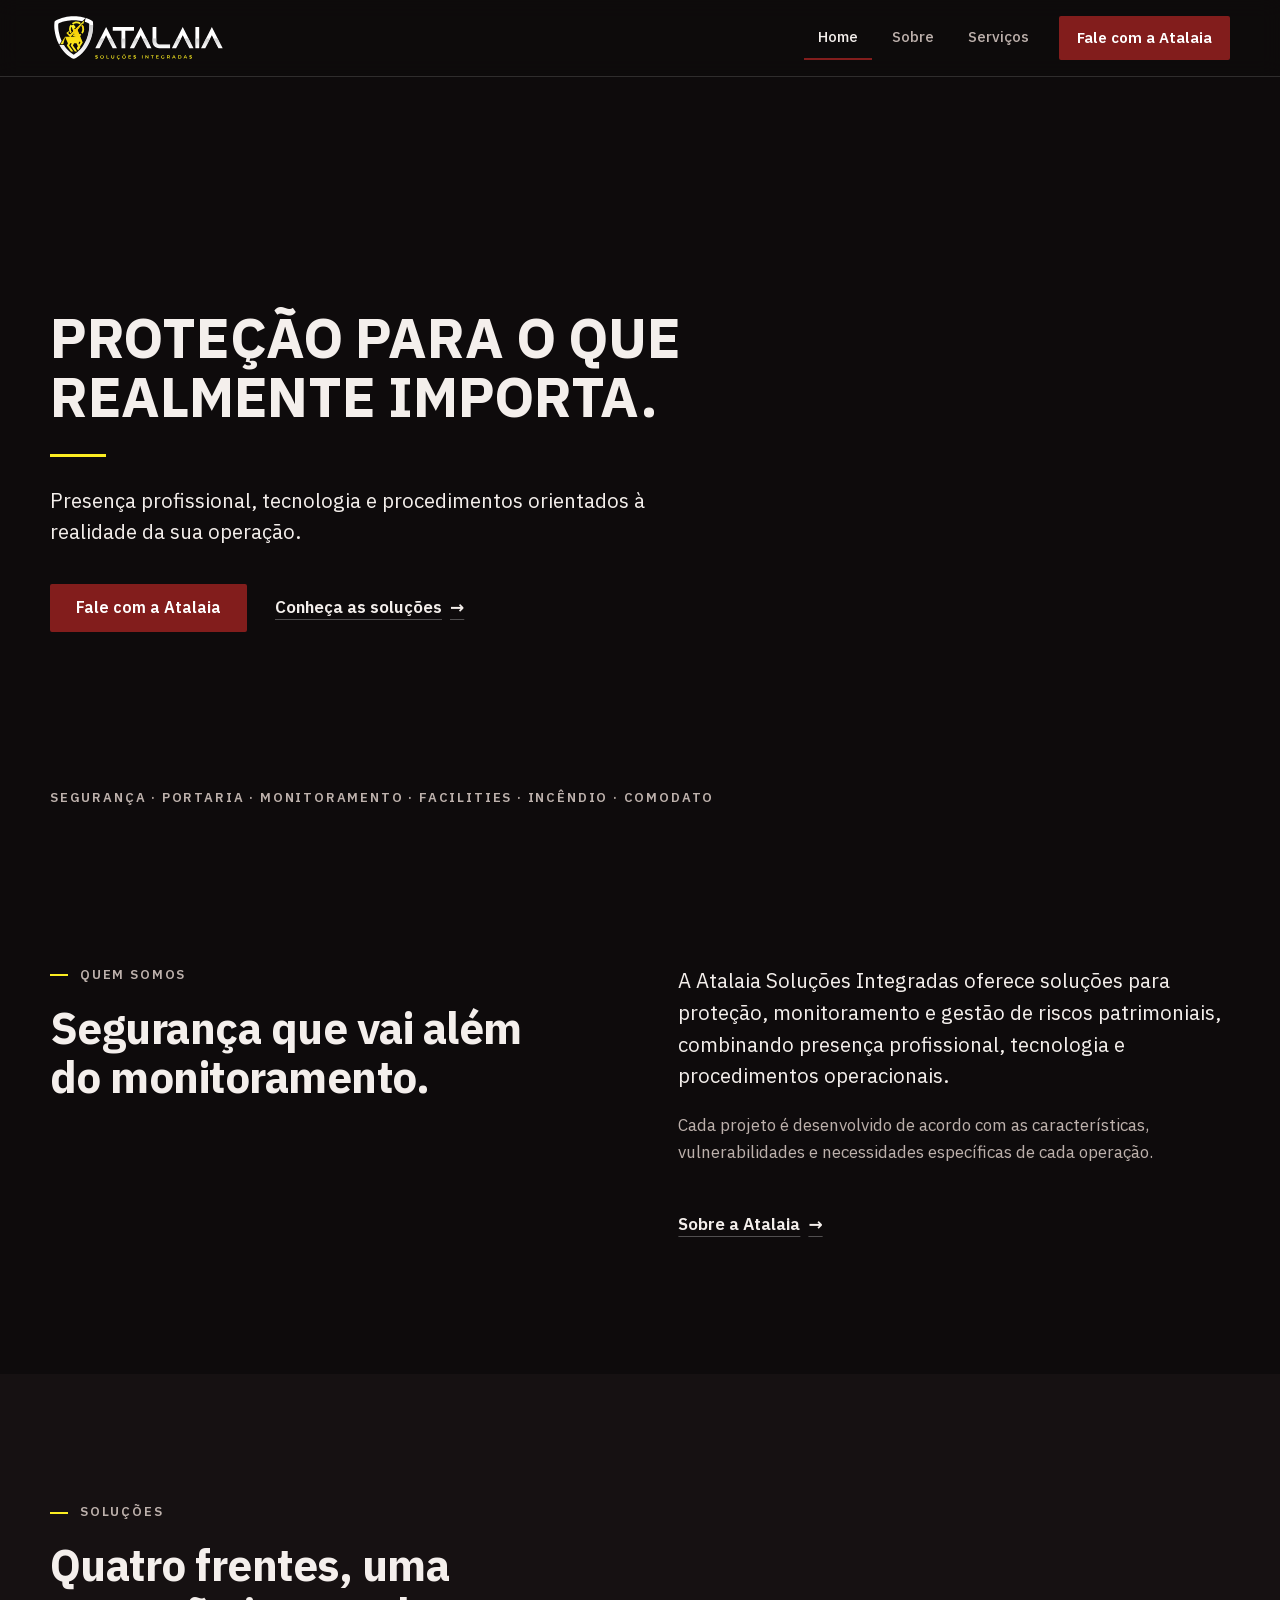
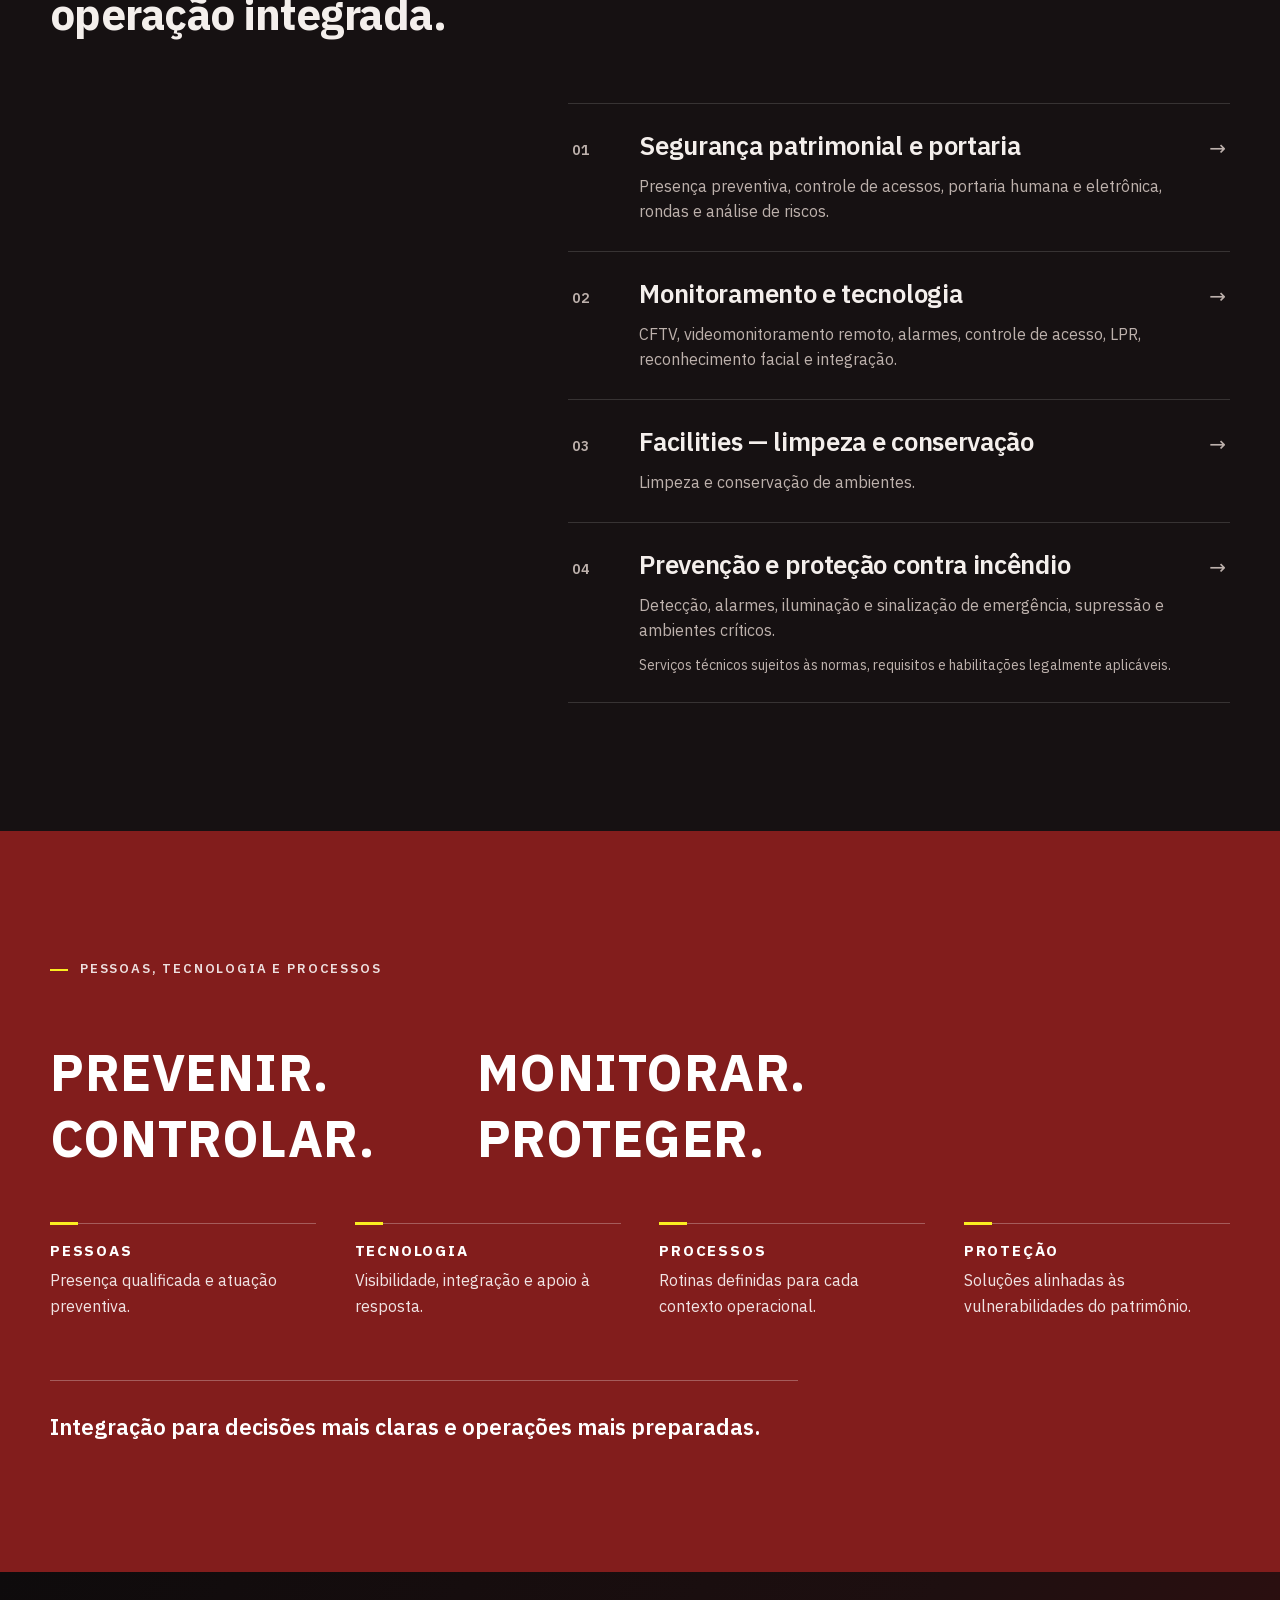
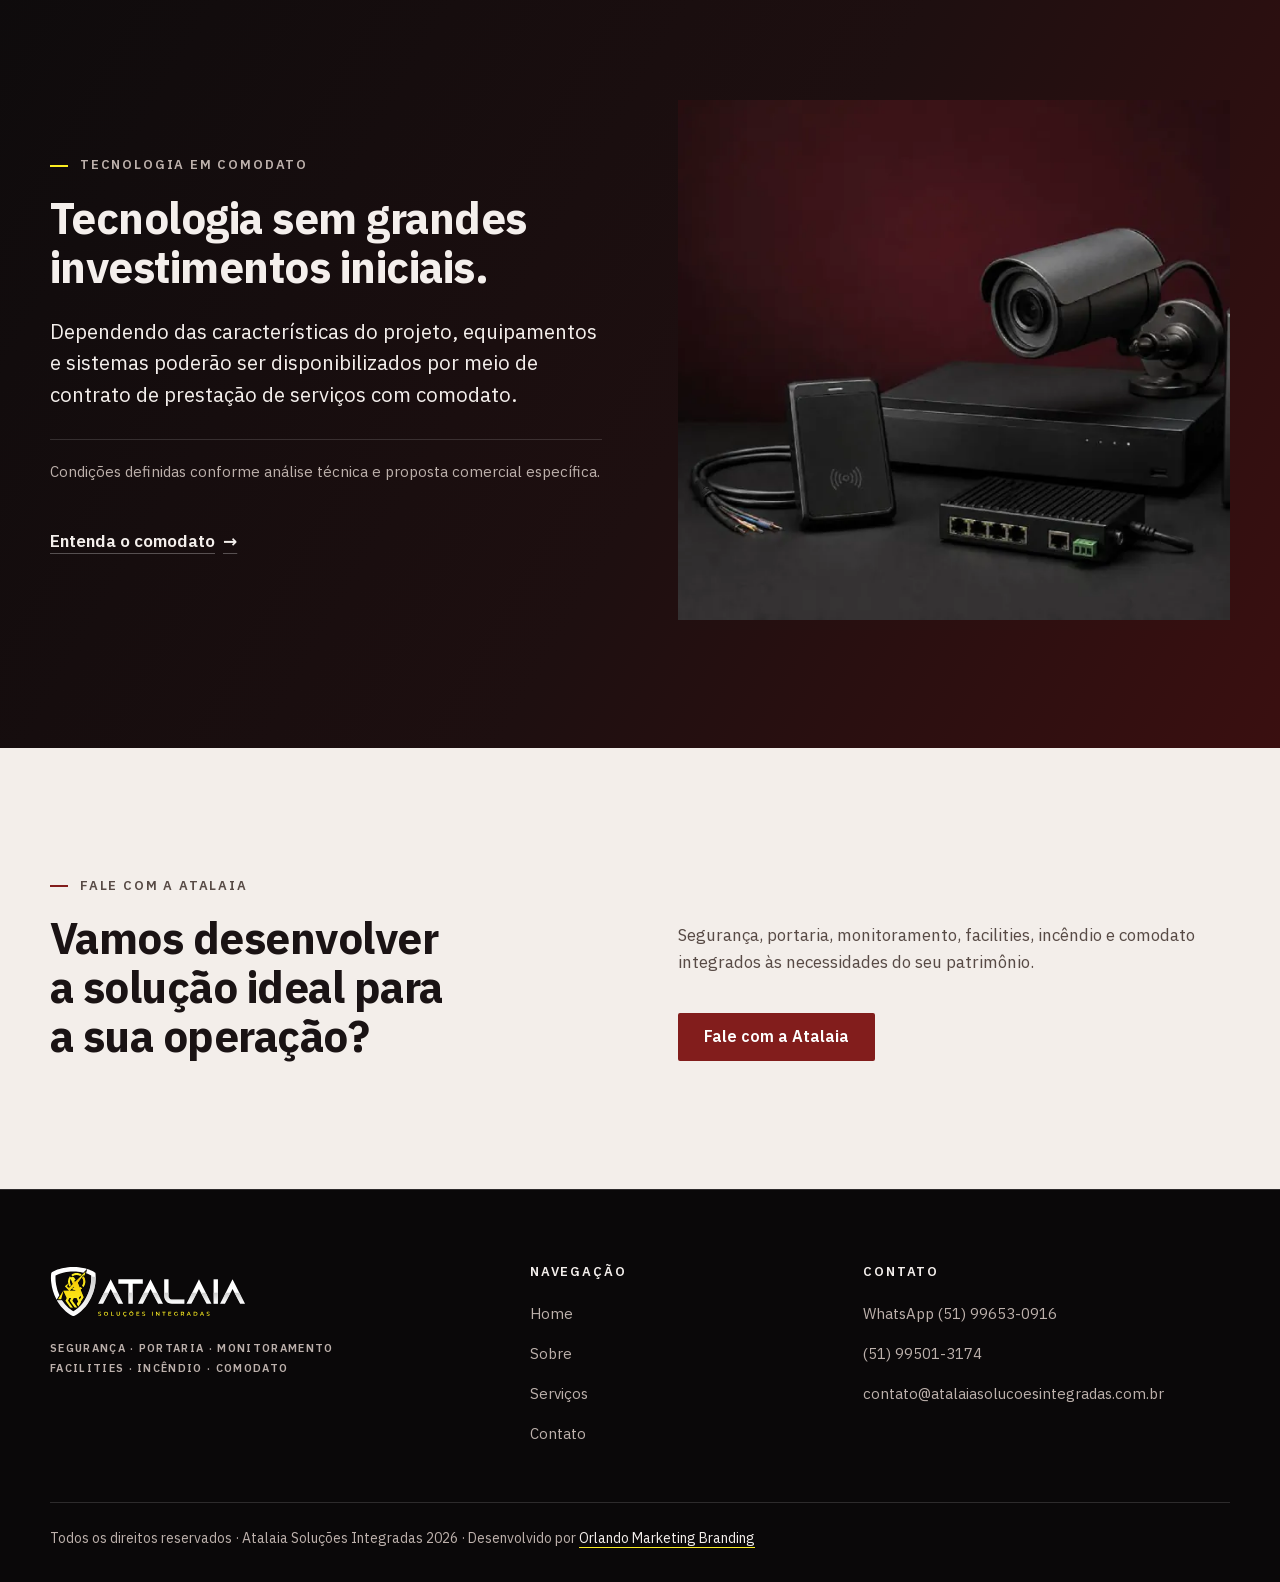
<file: index.html>
<!DOCTYPE html>
<html lang="pt-BR">
<head>
  <meta charset="UTF-8">
  <meta name="viewport" content="width=device-width, initial-scale=1">
  <title>Atalaia Soluções Integradas — Proteção para o que realmente importa</title>
  <meta name="description" content="Segurança patrimonial e portaria, monitoramento e tecnologia, facilities e prevenção contra incêndio, com soluções desenvolvidas para as necessidades de cada operação.">
  <link rel="canonical" href="https://www.atalaiasolucoesintegradas.com.br/">
  <meta name="theme-color" content="#0E0B0C">
  <meta property="og:type" content="website">
  <meta property="og:locale" content="pt_BR">
  <meta property="og:site_name" content="Atalaia Soluções Integradas">
  <meta property="og:title" content="Atalaia Soluções Integradas — Proteção para o que realmente importa">
  <meta property="og:description" content="Segurança patrimonial e portaria, monitoramento e tecnologia, facilities e prevenção contra incêndio, com soluções desenvolvidas para as necessidades de cada operação.">
  <meta property="og:url" content="https://www.atalaiasolucoesintegradas.com.br/">
  <meta property="og:image" content="https://www.atalaiasolucoesintegradas.com.br/assets/og/atalaia-og.jpg">
  <meta property="og:image:width" content="1200">
  <meta property="og:image:height" content="630">
  <meta property="og:image:alt" content="Atalaia Soluções Integradas — Proteção para o que realmente importa.">
  <meta name="twitter:card" content="summary_large_image">
  <link rel="icon" href="assets/favicon/favicon.ico" sizes="16x16 32x32 48x48">
  <link rel="icon" type="image/svg+xml" href="assets/favicon/favicon.svg">
  <link rel="apple-touch-icon" href="assets/favicon/apple-touch-icon.png">
  <link rel="preload" href="assets/fonts/ibm-plex-sans-latin-var.woff2" as="font" type="font/woff2" crossorigin>
  <link rel="preload" as="image" href="assets/fotos/fachada-1080.webp" imagesrcset="assets/fotos/fachada-720.webp 720w, assets/fotos/fachada-1080.webp 1080w" imagesizes="(min-width: 901px) 62vw, 100vw" type="image/webp" media="(min-width: 601px)">
  <link rel="preload" as="image" href="assets/fotos/fachada-mobile-800.webp" imagesrcset="assets/fotos/fachada-mobile-480.webp 480w, assets/fotos/fachada-mobile-800.webp 800w" imagesizes="100vw" type="image/webp" media="(max-width: 600px)">
  <link rel="stylesheet" href="styles.css">
  <script>document.documentElement.classList.add('js');</script>
  <script src="main.js" defer></script>
  <script type="application/ld+json">{"@context": "https://schema.org", "@type": "Organization", "name": "Atalaia Soluções Integradas", "url": "https://www.atalaiasolucoesintegradas.com.br/", "logo": "https://www.atalaiasolucoesintegradas.com.br/assets/logo/atalaia-horizontal-fundo-escuro.svg", "email": "contato@atalaiasolucoesintegradas.com.br", "contactPoint": [{"@type": "ContactPoint", "contactType": "customer service", "telephone": "+55-51-99653-0916", "email": "contato@atalaiasolucoesintegradas.com.br", "availableLanguage": "pt-BR"}]}</script>
</head>
<body>
  <a class="skip-link" href="#conteudo">Pular para o conteúdo</a>

  <header class="site-header">
    <div class="container header-inner">
      <a class="brand" href="index.html" aria-label="Atalaia Soluções Integradas — página inicial">
        <img src="assets/logo/atalaia-horizontal-fundo-escuro.svg" width="1313" height="386" alt="">
      </a>
      <button class="nav-toggle" type="button" aria-expanded="false" aria-controls="site-nav">
        <span class="nav-toggle-icon" aria-hidden="true"></span><span class="nav-toggle-label">Menu</span>
      </button>
      <nav class="site-nav" id="site-nav" aria-label="Principal">
        <ul>
          <li><a href="index.html" aria-current="page">Home</a></li>
          <li><a href="sobre.html">Sobre</a></li>
          <li><a href="servicos.html">Serviços</a></li>
          <li><a class="nav-cta" href="contato.html">Fale com a Atalaia</a></li>
        </ul>
      </nav>
    </div>
  </header>

  <main id="conteudo">

    <section class="hero" aria-labelledby="hero-titulo">
      <div class="hero-media">
    <picture>
      <source media="(max-width: 600px)" type="image/webp" srcset="assets/fotos/fachada-mobile-480.webp 480w, assets/fotos/fachada-mobile-800.webp 800w" sizes="100vw">
      <source media="(max-width: 600px)" type="image/jpeg" srcset="assets/fotos/fachada-mobile-480.jpg 480w, assets/fotos/fachada-mobile-800.jpg 800w" sizes="100vw">
      <source type="image/webp" srcset="assets/fotos/fachada-720.webp 720w, assets/fotos/fachada-1080.webp 1080w" sizes="(min-width: 901px) 62vw, 100vw">
      <img src="assets/fotos/fachada-1080.jpg" srcset="assets/fotos/fachada-720.jpg 720w, assets/fotos/fachada-1080.jpg 1080w" sizes="(min-width: 901px) 62vw, 100vw" width="1080" height="940" alt="Fachada de edifício empresarial à noite, com portão fechado e iluminação em tons de vermelho." loading="eager" fetchpriority="high" decoding="async">
    </picture>
      </div>
      <div class="hero-scrim" aria-hidden="true"></div>
      <div class="container hero-inner">
        <div class="hero-copy">
          <h1 id="hero-titulo">Proteção para o que <br class="br-lg">realmente importa.</h1>
          <hr class="rule">
          <p class="lead">Presença profissional, tecnologia e procedimentos orientados à realidade da sua operação.</p>
          <div class="actions">
            <a class="btn" href="contato.html">Fale com a Atalaia</a>
            <a class="link-action" href="#solucoes">Conheça as soluções</a>
          </div>
        </div>
      </div>
      <div class="container hero-foot">
        <p class="tagline">Segurança · Portaria · Monitoramento · Facilities · Incêndio · Comodato</p>
      </div>
    </section>

    <section class="section" aria-labelledby="quem-somos">
      <div class="container split intro-grid">
        <div>
          <span class="eyebrow">Quem somos</span>
          <h2 id="quem-somos">Segurança que vai além do monitoramento.</h2>
        </div>
        <div>
          <p class="lead">A Atalaia Soluções Integradas oferece soluções para proteção, monitoramento e gestão de riscos patrimoniais, combinando presença profissional, tecnologia e procedimentos operacionais.</p>
          <p class="muted">Cada projeto é desenvolvido de acordo com as características, vulnerabilidades e necessidades específicas de cada operação.</p>
          <div class="actions"><a class="link-action" href="sobre.html">Sobre a Atalaia</a></div>
        </div>
      </div>
    </section>

    <section class="section section--ink2" id="solucoes" aria-labelledby="solucoes-titulo">
      <div class="container">
        <div class="section-head">
          <span class="eyebrow">Soluções</span>
          <h2 id="solucoes-titulo">Quatro frentes, uma operação integrada.</h2>
        </div>
        <div class="fronts">
          <div class="fronts-media">
    <picture>
      <source media="(max-width: 900px)" type="image/webp" srcset="assets/fotos/seguranca-mobile-480.webp 480w, assets/fotos/seguranca-mobile-800.webp 800w" sizes="100vw">
      <source media="(max-width: 900px)" type="image/jpeg" srcset="assets/fotos/seguranca-mobile-480.jpg 480w, assets/fotos/seguranca-mobile-800.jpg 800w" sizes="100vw">
      <source type="image/webp" srcset="assets/fotos/seguranca-600.webp 600w, assets/fotos/seguranca-900.webp 900w" sizes="(min-width: 901px) 40vw, 100vw">
      <img src="assets/fotos/seguranca-900.jpg" srcset="assets/fotos/seguranca-600.jpg 600w, assets/fotos/seguranca-900.jpg 900w" sizes="(min-width: 901px) 40vw, 100vw" width="900" height="1967" alt="Profissional de segurança uniformizado em área de acesso de veículos, à noite." loading="lazy" decoding="async">
    </picture>
          </div>
          <ul class="front-list">
            <li><a href="servicos.html#seguranca-patrimonial">
              <span class="front-num">01</span><h3>Segurança patrimonial e portaria</h3><span class="front-arrow" aria-hidden="true">→</span>
              <p>Presença preventiva, controle de acessos, portaria humana e eletrônica, rondas e análise de riscos.</p>
            </a></li>
            <li><a href="servicos.html#monitoramento-e-tecnologia">
              <span class="front-num">02</span><h3>Monitoramento e tecnologia</h3><span class="front-arrow" aria-hidden="true">→</span>
              <p>CFTV, videomonitoramento remoto, alarmes, controle de acesso, LPR, reconhecimento facial e integração.</p>
            </a></li>
            <li><a href="servicos.html#facilities">
              <span class="front-num">03</span><h3>Facilities — limpeza e conservação</h3><span class="front-arrow" aria-hidden="true">→</span>
              <p>Limpeza e conservação de ambientes.</p>
            </a></li>
            <li><a href="servicos.html#incendio">
              <span class="front-num">04</span><h3>Prevenção e proteção contra incêndio</h3><span class="front-arrow" aria-hidden="true">→</span>
              <p>Detecção, alarmes, iluminação e sinalização de emergência, supressão e ambientes críticos.</p>
              <p class="front-note">Serviços técnicos sujeitos às normas, requisitos e habilitações legalmente aplicáveis.</p>
            </a></li>
          </ul>
        </div>
      </div>
    </section>

    <section class="section section--grena" aria-labelledby="integracao-titulo">
      <div class="container">
        <div class="section-head">
          <span class="eyebrow">Pessoas, tecnologia e processos</span>
        </div>
        <div class="statement">
          <h2 id="integracao-titulo" class="statement-words"><span>Prevenir.</span> <span>Monitorar.</span> <span>Controlar.</span> <span>Proteger.</span></h2>
        </div>
        <div class="pillars">
          <div class="pillar"><h3>Pessoas</h3><p>Presença qualificada e atuação preventiva.</p></div>
          <div class="pillar"><h3>Tecnologia</h3><p>Visibilidade, integração e apoio à resposta.</p></div>
          <div class="pillar"><h3>Processos</h3><p>Rotinas definidas para cada contexto operacional.</p></div>
          <div class="pillar"><h3>Proteção</h3><p>Soluções alinhadas às vulnerabilidades do patrimônio.</p></div>
        </div>
        <p class="statement-close">Integração para decisões mais claras e operações mais preparadas.</p>
      </div>
    </section>

    <section class="section comodato" aria-labelledby="comodato-titulo">
      <div class="container split split--center">
        <div>
          <span class="eyebrow">Tecnologia em comodato</span>
          <h2 id="comodato-titulo">Tecnologia sem grandes investimentos iniciais.</h2>
          <p class="lead" style="margin-top:24px">Dependendo das características do projeto, equipamentos e sistemas poderão ser disponibilizados por meio de contrato de prestação de serviços com comodato.</p>
          <p class="condition">Condições definidas conforme análise técnica e proposta comercial específica.</p>
          <div class="actions"><a class="link-action" href="servicos.html#comodato">Entenda o comodato</a></div>
        </div>
        <div class="comodato-media">
    <picture>
      <source type="image/webp" srcset="assets/fotos/comodato-640.webp 640w, assets/fotos/comodato-1100.webp 1100w" sizes="(min-width: 901px) 45vw, 100vw">
      <img src="assets/fotos/comodato-1100.jpg" srcset="assets/fotos/comodato-640.jpg 640w, assets/fotos/comodato-1100.jpg 1100w" sizes="(min-width: 901px) 45vw, 100vw" width="1100" height="1037" alt="Câmera de segurança, gravador, leitor de acesso e switch de rede sobre superfície escura." loading="lazy" decoding="async">
    </picture>
        </div>
      </div>
    </section>

    <section class="section section--paper cta-final" aria-labelledby="contato-titulo">
      <div class="container split">
        <div>
          <span class="eyebrow">Fale com a Atalaia</span>
          <h2 id="contato-titulo">Vamos desenvolver a solução ideal para a sua operação?</h2>
        </div>
        <div>
          <p>Segurança, portaria, monitoramento, facilities, incêndio e comodato integrados às necessidades do seu patrimônio.</p>
          <div class="actions"><a class="btn btn--light" href="contato.html">Fale com a Atalaia</a></div>
        </div>
      </div>
    </section>

  </main>

  <footer class="site-footer">
    <div class="container">
      <div class="footer-grid">
        <div class="footer-brand">
          <img src="assets/logo/atalaia-horizontal-fundo-escuro.svg" width="1313" height="386" alt="Atalaia Soluções Integradas" loading="lazy">
          <p class="tagline">Segurança · Portaria · Monitoramento<br>Facilities · Incêndio · Comodato</p>
        </div>
        <nav aria-label="Rodapé">
          <p class="footer-title">Navegação</p>
          <ul class="footer-links">
            <li><a href="index.html">Home</a></li>
            <li><a href="sobre.html">Sobre</a></li>
            <li><a href="servicos.html">Serviços</a></li>
            <li><a href="contato.html">Contato</a></li>
          </ul>
        </nav>
        <div>
          <p class="footer-title">Contato</p>
          <ul class="footer-links">
            <li><a href="https://wa.me/5551996530916?text=Ol%C3%A1%21%20Vim%20pelo%20site%20da%20Atalaia%20Solu%C3%A7%C3%B5es%20Integradas%20e%20gostaria%20de%20conversar%20sobre%20uma%20solu%C3%A7%C3%A3o%20para%20a%20minha%20opera%C3%A7%C3%A3o." target="_blank" rel="noopener">WhatsApp (51) 99653-0916</a></li>
            <li><a href="tel:+5551995013174">(51) 99501-3174</a></li>
            <li><a href="mailto:contato@atalaiasolucoesintegradas.com.br">contato@<wbr>atalaiasolucoesintegradas<wbr>.com.br</a></li>
          </ul>
        </div>
      </div>
      <div class="footer-bottom">
        <p>Todos os direitos reservados · Atalaia Soluções Integradas 2026 · Desenvolvido por <a href="https://orlandomarketingbranding.com.br/" target="_blank" rel="noopener">Orlando Marketing Branding</a></p>
      </div>
    </div>
  </footer>

</body>
</html>
</file>
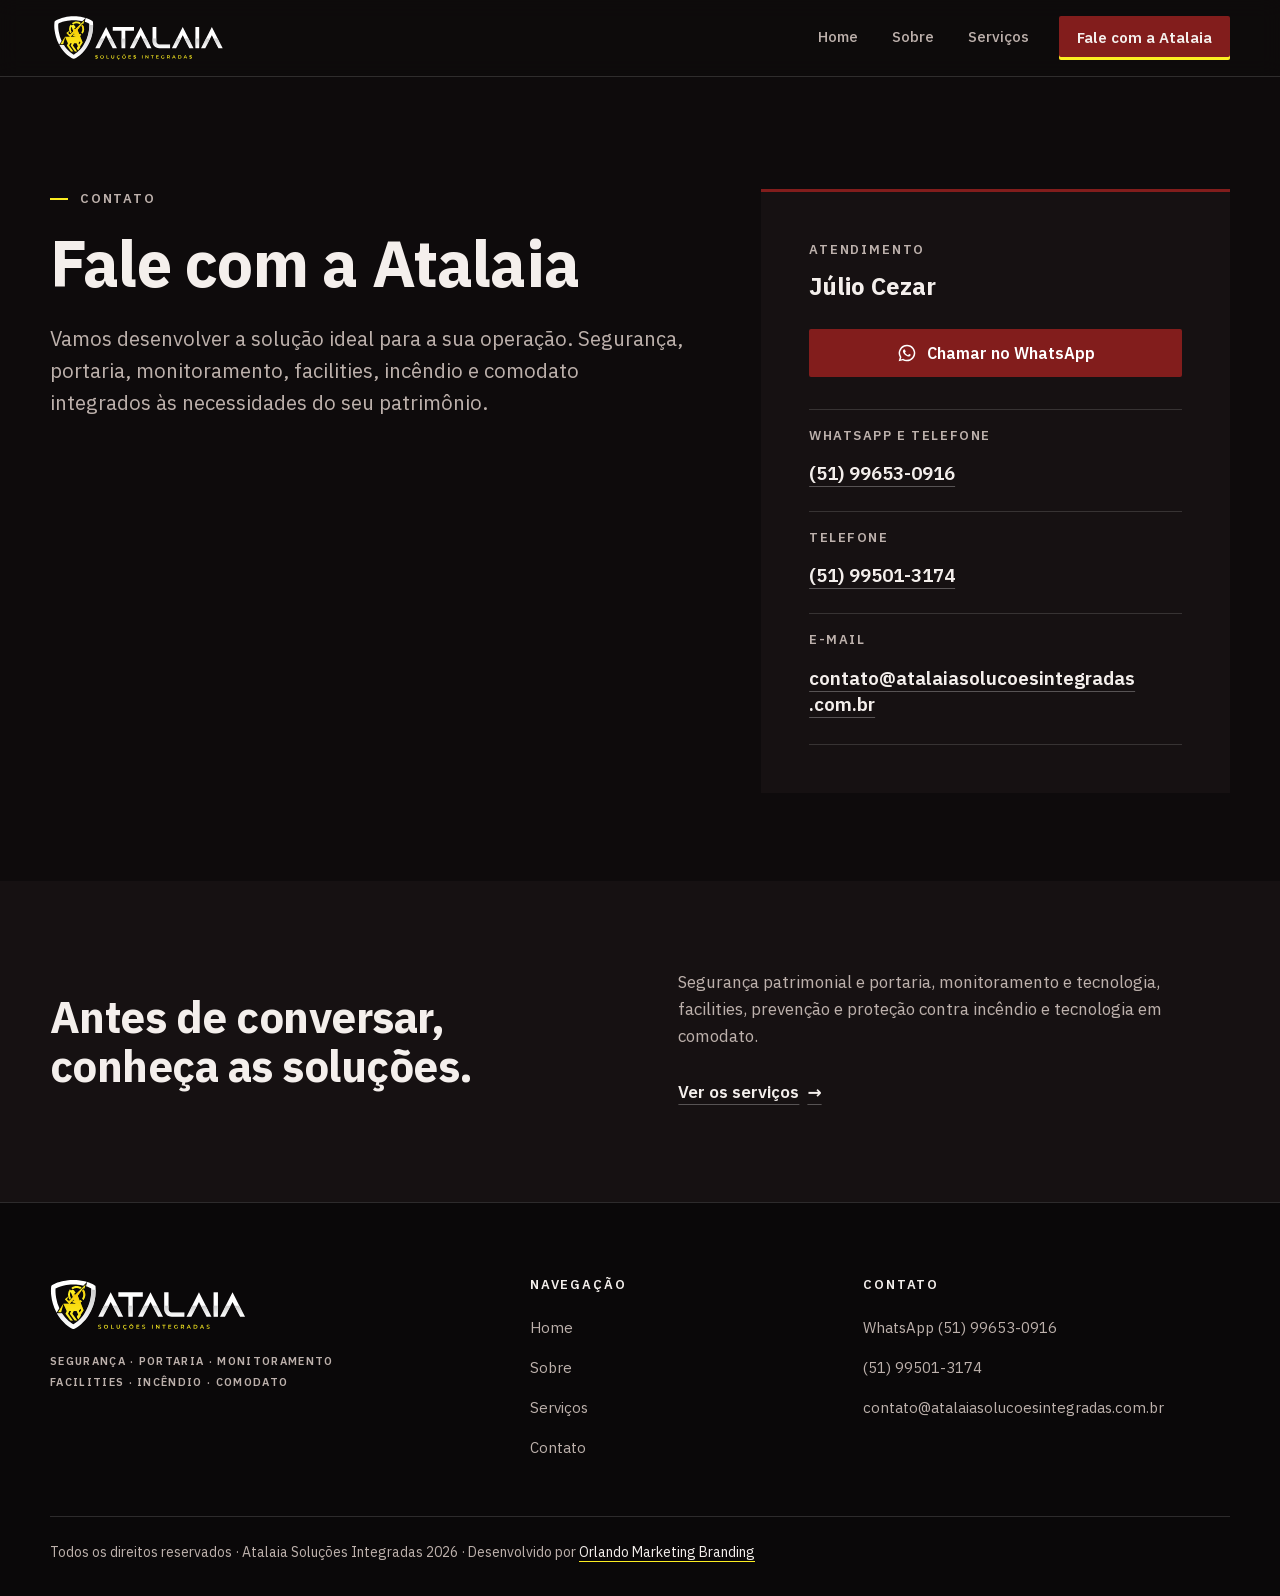
<file: contato.html>
<!DOCTYPE html>
<html lang="pt-BR">
<head>
  <meta charset="UTF-8">
  <meta name="viewport" content="width=device-width, initial-scale=1">
  <title>Contato — Atalaia Soluções Integradas</title>
  <meta name="description" content="Fale com a Atalaia Soluções Integradas pelo WhatsApp, telefone ou e-mail.">
  <link rel="canonical" href="https://www.atalaiasolucoesintegradas.com.br/contato.html">
  <meta name="theme-color" content="#0E0B0C">
  <meta property="og:type" content="website">
  <meta property="og:locale" content="pt_BR">
  <meta property="og:site_name" content="Atalaia Soluções Integradas">
  <meta property="og:title" content="Contato — Atalaia Soluções Integradas">
  <meta property="og:description" content="Fale com a Atalaia Soluções Integradas pelo WhatsApp, telefone ou e-mail.">
  <meta property="og:url" content="https://www.atalaiasolucoesintegradas.com.br/contato.html">
  <meta property="og:image" content="https://www.atalaiasolucoesintegradas.com.br/assets/og/atalaia-og.jpg">
  <meta property="og:image:width" content="1200">
  <meta property="og:image:height" content="630">
  <meta property="og:image:alt" content="Atalaia Soluções Integradas — Proteção para o que realmente importa.">
  <meta name="twitter:card" content="summary_large_image">
  <link rel="icon" href="assets/favicon/favicon.ico" sizes="16x16 32x32 48x48">
  <link rel="icon" type="image/svg+xml" href="assets/favicon/favicon.svg">
  <link rel="apple-touch-icon" href="assets/favicon/apple-touch-icon.png">
  <link rel="preload" href="assets/fonts/ibm-plex-sans-latin-var.woff2" as="font" type="font/woff2" crossorigin>
  <link rel="stylesheet" href="styles.css">
  <script>document.documentElement.classList.add('js');</script>
  <script src="main.js" defer></script>
  <script type="application/ld+json">{"@context": "https://schema.org", "@type": "Organization", "name": "Atalaia Soluções Integradas", "url": "https://www.atalaiasolucoesintegradas.com.br/", "logo": "https://www.atalaiasolucoesintegradas.com.br/assets/logo/atalaia-horizontal-fundo-escuro.svg", "email": "contato@atalaiasolucoesintegradas.com.br", "contactPoint": [{"@type": "ContactPoint", "contactType": "customer service", "telephone": "+55-51-99653-0916", "email": "contato@atalaiasolucoesintegradas.com.br", "availableLanguage": "pt-BR"}]}</script>
</head>
<body>
  <a class="skip-link" href="#conteudo">Pular para o conteúdo</a>

  <header class="site-header">
    <div class="container header-inner">
      <a class="brand" href="index.html" aria-label="Atalaia Soluções Integradas — página inicial">
        <img src="assets/logo/atalaia-horizontal-fundo-escuro.svg" width="1313" height="386" alt="">
      </a>
      <button class="nav-toggle" type="button" aria-expanded="false" aria-controls="site-nav">
        <span class="nav-toggle-icon" aria-hidden="true"></span><span class="nav-toggle-label">Menu</span>
      </button>
      <nav class="site-nav" id="site-nav" aria-label="Principal">
        <ul>
          <li><a href="index.html">Home</a></li>
          <li><a href="sobre.html">Sobre</a></li>
          <li><a href="servicos.html">Serviços</a></li>
          <li><a class="nav-cta" href="contato.html" aria-current="page">Fale com a Atalaia</a></li>
        </ul>
      </nav>
    </div>
  </header>

  <main id="conteudo">

    <section class="page-hero" aria-labelledby="contato-titulo">
      <div class="container hero-inner">
        <div class="split split--wide-left">
          <div>
            <span class="eyebrow">Contato</span>
            <h1 id="contato-titulo">Fale com a Atalaia</h1>
            <p class="lead">Vamos desenvolver a solução ideal para a sua operação. Segurança, portaria, monitoramento, facilities, incêndio e comodato integrados às necessidades do seu patrimônio.</p>
          </div>
          <div class="contact-panel">
            <p class="contact-person">Atendimento</p>
            <p class="contact-name">Júlio Cezar</p>
            <a class="btn btn--block" href="https://wa.me/5551996530916?text=Ol%C3%A1%21%20Vim%20pelo%20site%20da%20Atalaia%20Solu%C3%A7%C3%B5es%20Integradas%20e%20gostaria%20de%20conversar%20sobre%20uma%20solu%C3%A7%C3%A3o%20para%20a%20minha%20opera%C3%A7%C3%A3o." target="_blank" rel="noopener"><svg viewBox="0 0 24 24" width="20" height="20" aria-hidden="true" focusable="false"><path fill="currentColor" d="M12 2a10 10 0 0 0-8.6 15.1L2 22l5-1.3A10 10 0 1 0 12 2Zm0 18.2a8.2 8.2 0 0 1-4.2-1.1l-.3-.2-3 .8.8-2.9-.2-.3A8.2 8.2 0 1 1 12 20.2Zm4.5-6.1c-.2-.1-1.5-.7-1.7-.8-.2-.1-.4-.1-.6.1-.2.2-.7.8-.8 1-.2.2-.3.2-.5.1-.2-.1-1-.4-1.9-1.2-.7-.6-1.2-1.4-1.3-1.6-.1-.2 0-.4.1-.5.1-.1.2-.3.4-.4.1-.1.2-.2.2-.4.1-.1 0-.3 0-.4 0-.1-.6-1.4-.8-1.9-.2-.5-.4-.4-.6-.4h-.5c-.2 0-.4.1-.6.3-.2.2-.8.8-.8 1.9s.8 2.2.9 2.4c.1.2 1.6 2.4 3.8 3.4.5.2.9.4 1.3.5.5.2 1 .1 1.4.1.4-.1 1.3-.5 1.5-1 .2-.5.2-.9.1-1Z"/></svg><span>Chamar no WhatsApp</span></a>
            <ul class="contact-list">
              <li><span class="contact-label">WhatsApp e telefone</span><a href="tel:+5551996530916">(51) 99653-0916</a></li>
              <li><span class="contact-label">Telefone</span><a href="tel:+5551995013174">(51) 99501-3174</a></li>
              <li><span class="contact-label">E-mail</span><a class="email" href="mailto:contato@atalaiasolucoesintegradas.com.br">contato@<wbr>atalaiasolucoesintegradas<wbr>.com.br</a></li>
            </ul>
          </div>
        </div>
      </div>
    </section>

    <section class="section section--ink2 section--tight" aria-labelledby="contato-solucoes">
      <div class="container split split--center">
        <div>
          <h2 id="contato-solucoes">Antes de conversar, conheça as soluções.</h2>
        </div>
        <div>
          <p class="muted">Segurança patrimonial e portaria, monitoramento e tecnologia, facilities, prevenção e proteção contra incêndio e tecnologia em comodato.</p>
          <div class="actions" style="margin-top:20px"><a class="link-action" href="servicos.html">Ver os serviços</a></div>
        </div>
      </div>
    </section>

  </main>

  <footer class="site-footer">
    <div class="container">
      <div class="footer-grid">
        <div class="footer-brand">
          <img src="assets/logo/atalaia-horizontal-fundo-escuro.svg" width="1313" height="386" alt="Atalaia Soluções Integradas" loading="lazy">
          <p class="tagline">Segurança · Portaria · Monitoramento<br>Facilities · Incêndio · Comodato</p>
        </div>
        <nav aria-label="Rodapé">
          <p class="footer-title">Navegação</p>
          <ul class="footer-links">
            <li><a href="index.html">Home</a></li>
            <li><a href="sobre.html">Sobre</a></li>
            <li><a href="servicos.html">Serviços</a></li>
            <li><a href="contato.html">Contato</a></li>
          </ul>
        </nav>
        <div>
          <p class="footer-title">Contato</p>
          <ul class="footer-links">
            <li><a href="https://wa.me/5551996530916?text=Ol%C3%A1%21%20Vim%20pelo%20site%20da%20Atalaia%20Solu%C3%A7%C3%B5es%20Integradas%20e%20gostaria%20de%20conversar%20sobre%20uma%20solu%C3%A7%C3%A3o%20para%20a%20minha%20opera%C3%A7%C3%A3o." target="_blank" rel="noopener">WhatsApp (51) 99653-0916</a></li>
            <li><a href="tel:+5551995013174">(51) 99501-3174</a></li>
            <li><a href="mailto:contato@atalaiasolucoesintegradas.com.br">contato@<wbr>atalaiasolucoesintegradas<wbr>.com.br</a></li>
          </ul>
        </div>
      </div>
      <div class="footer-bottom">
        <p>Todos os direitos reservados · Atalaia Soluções Integradas 2026 · Desenvolvido por <a href="https://orlandomarketingbranding.com.br/" target="_blank" rel="noopener">Orlando Marketing Branding</a></p>
      </div>
    </div>
  </footer>

</body>
</html>
</file>
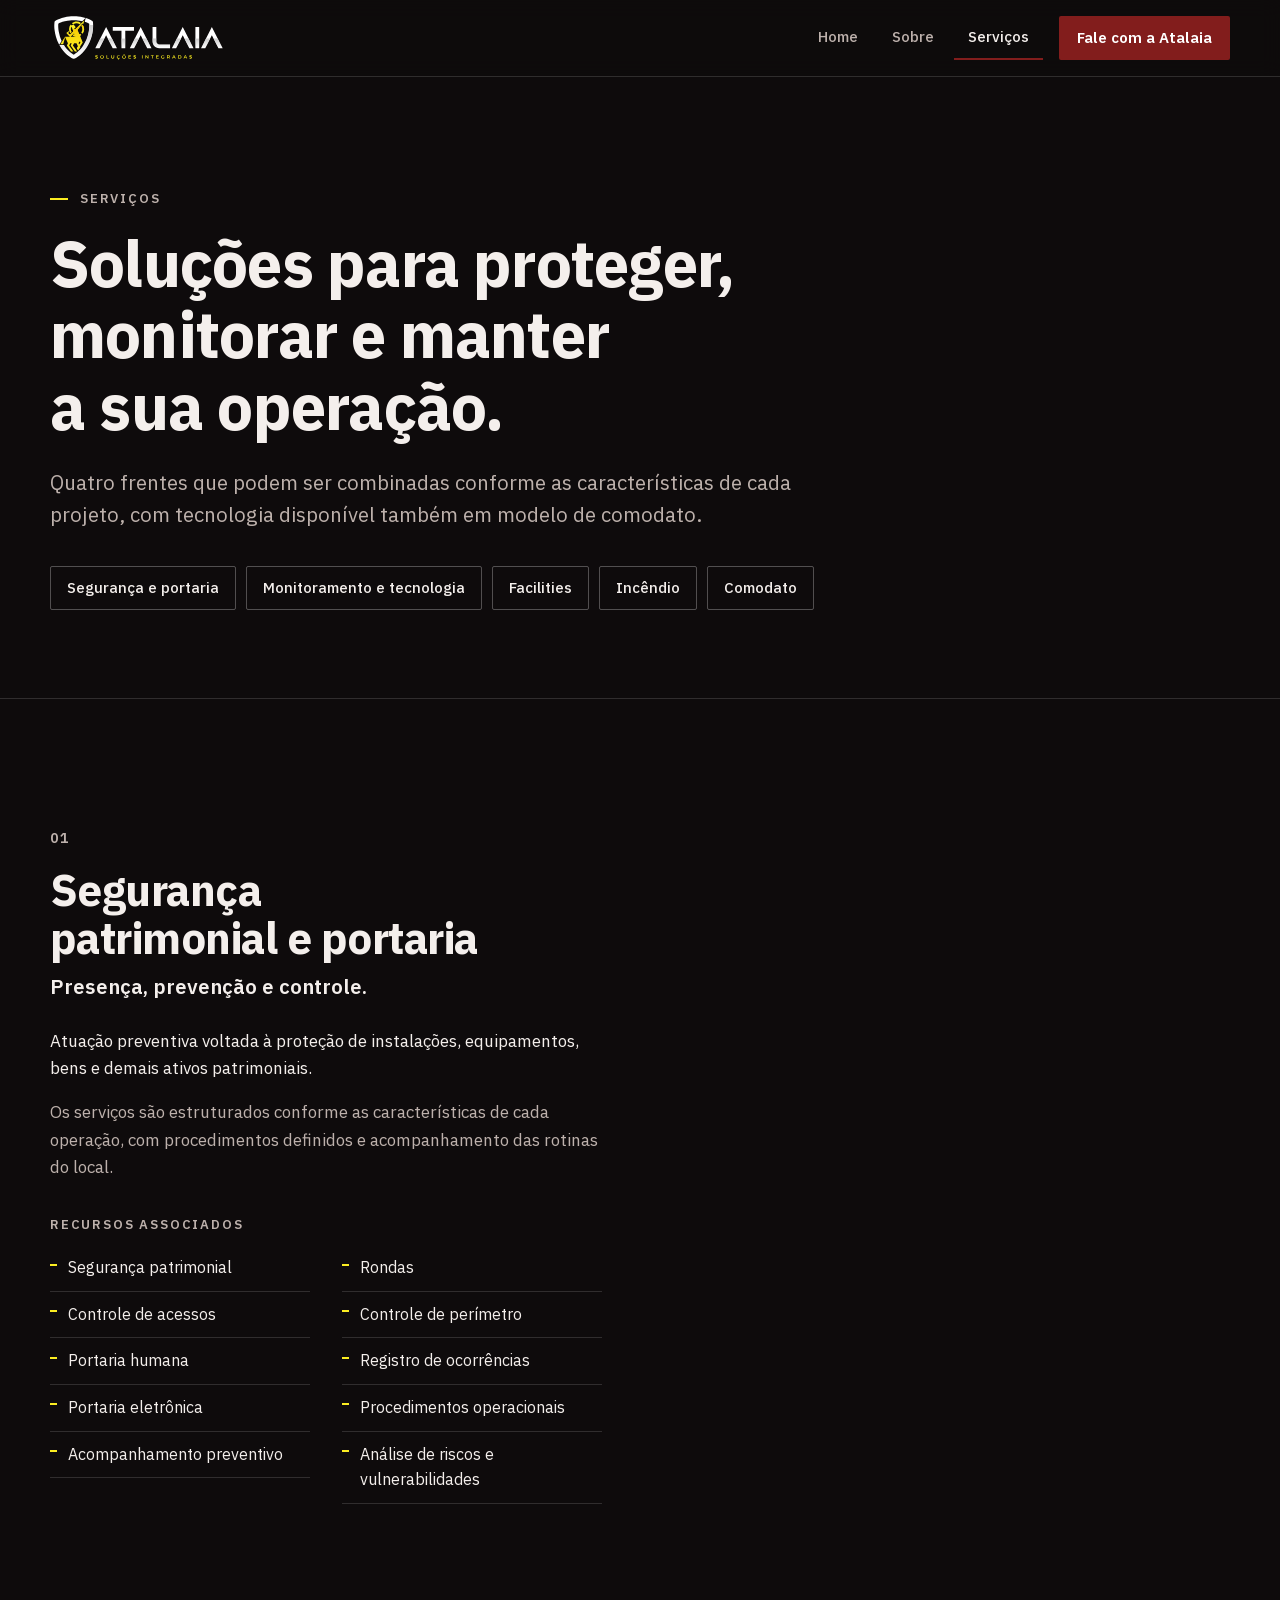
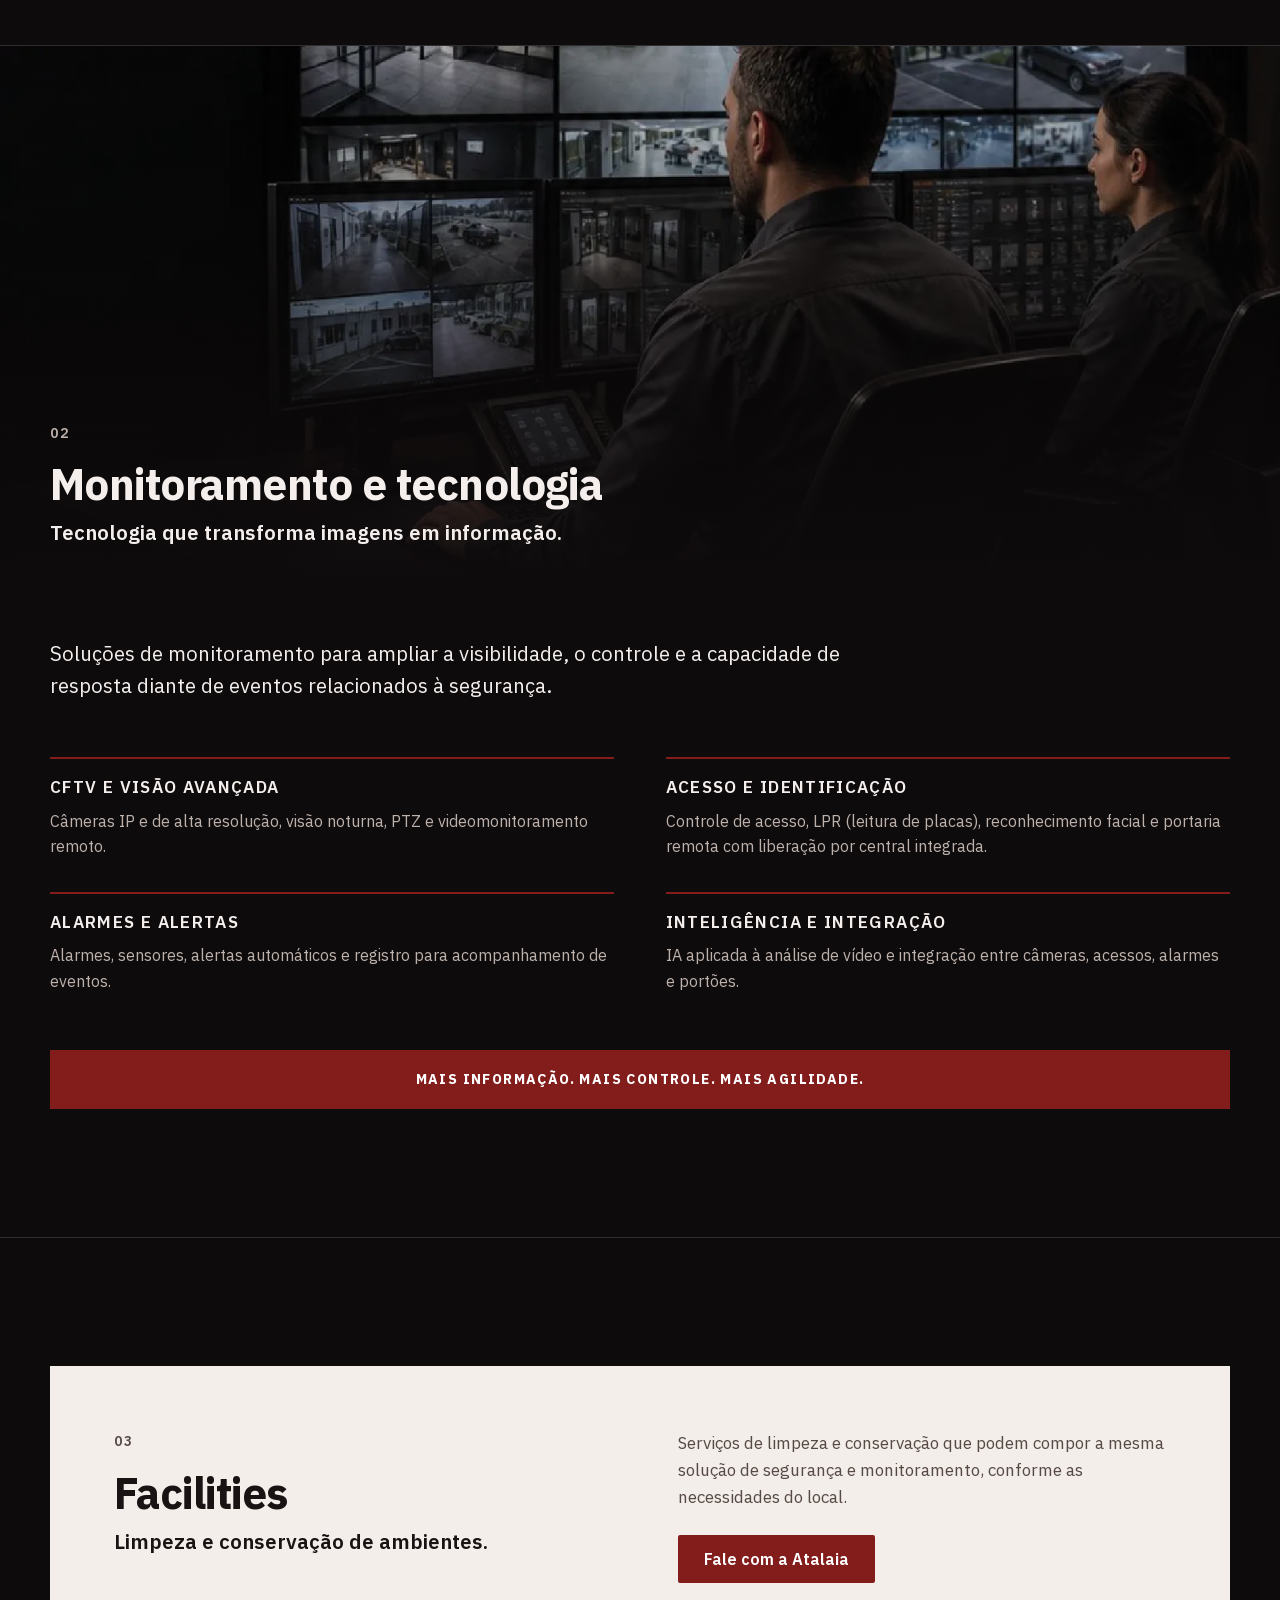
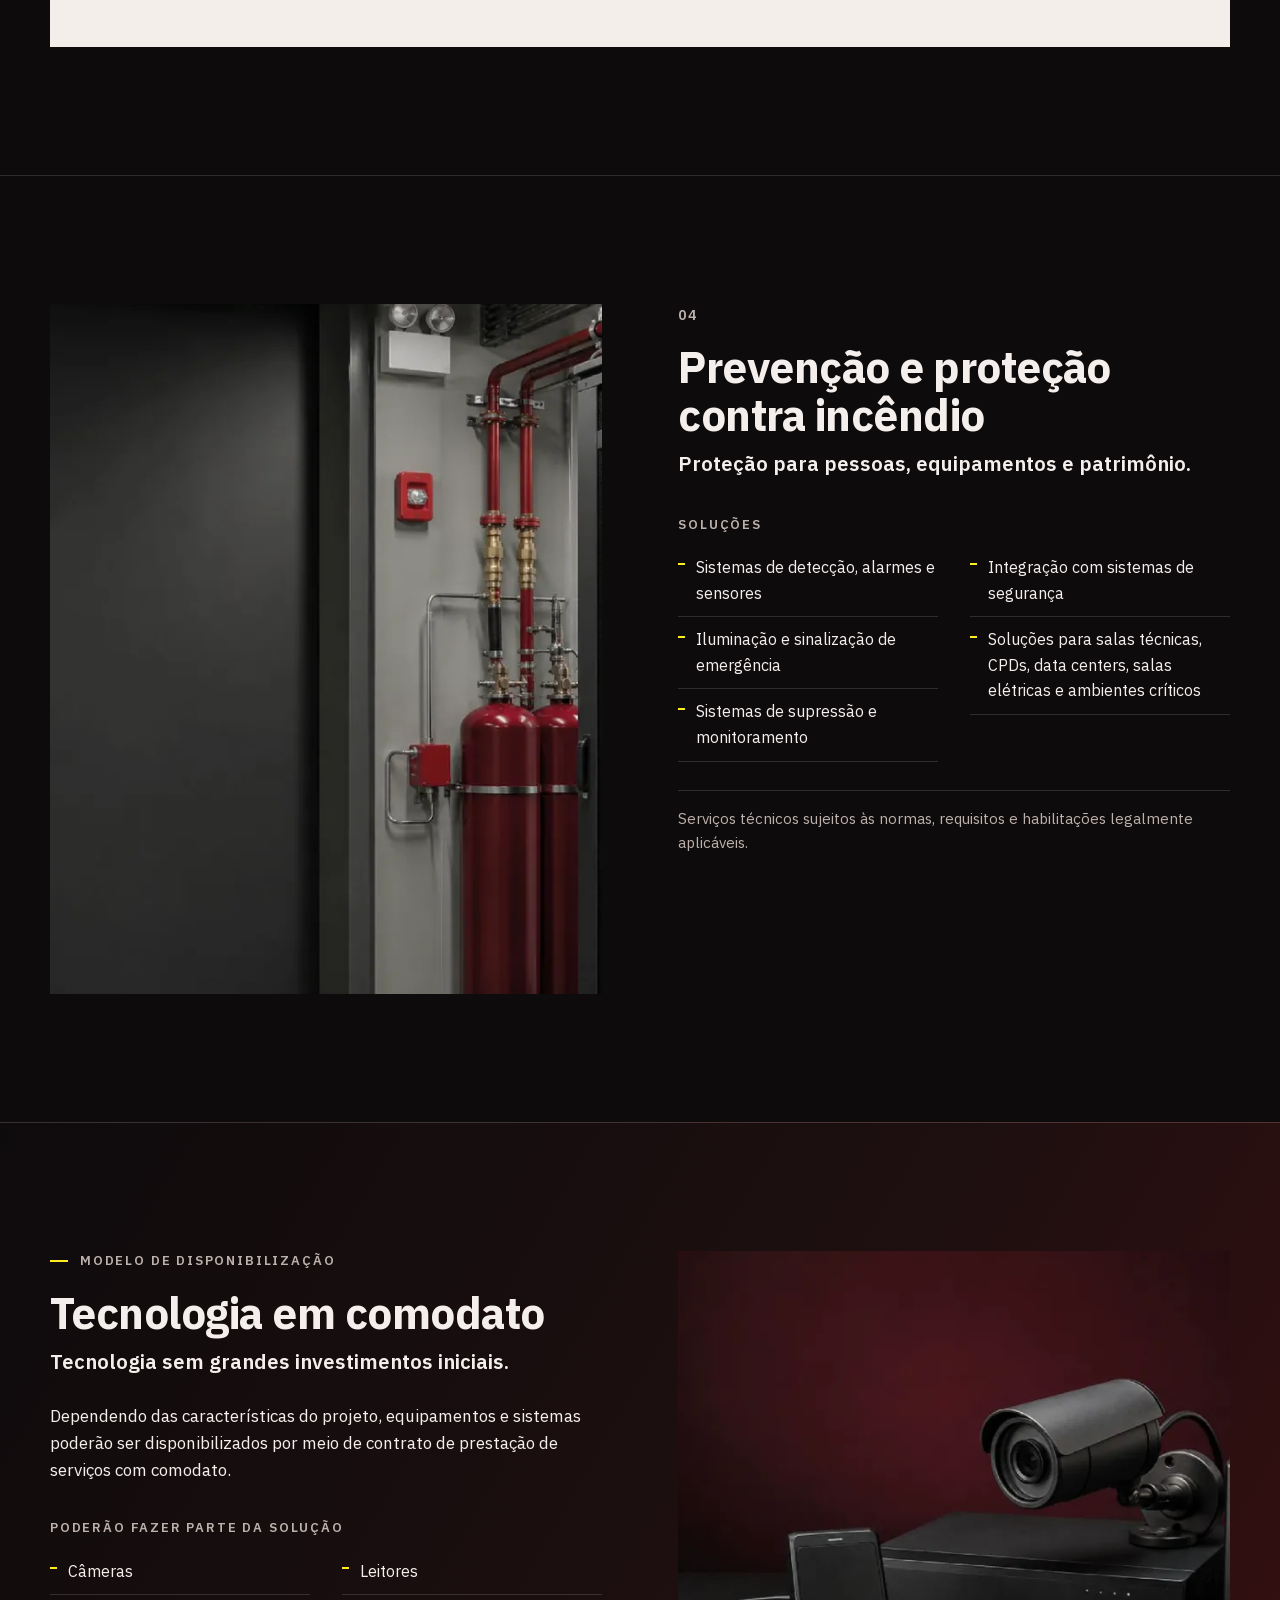
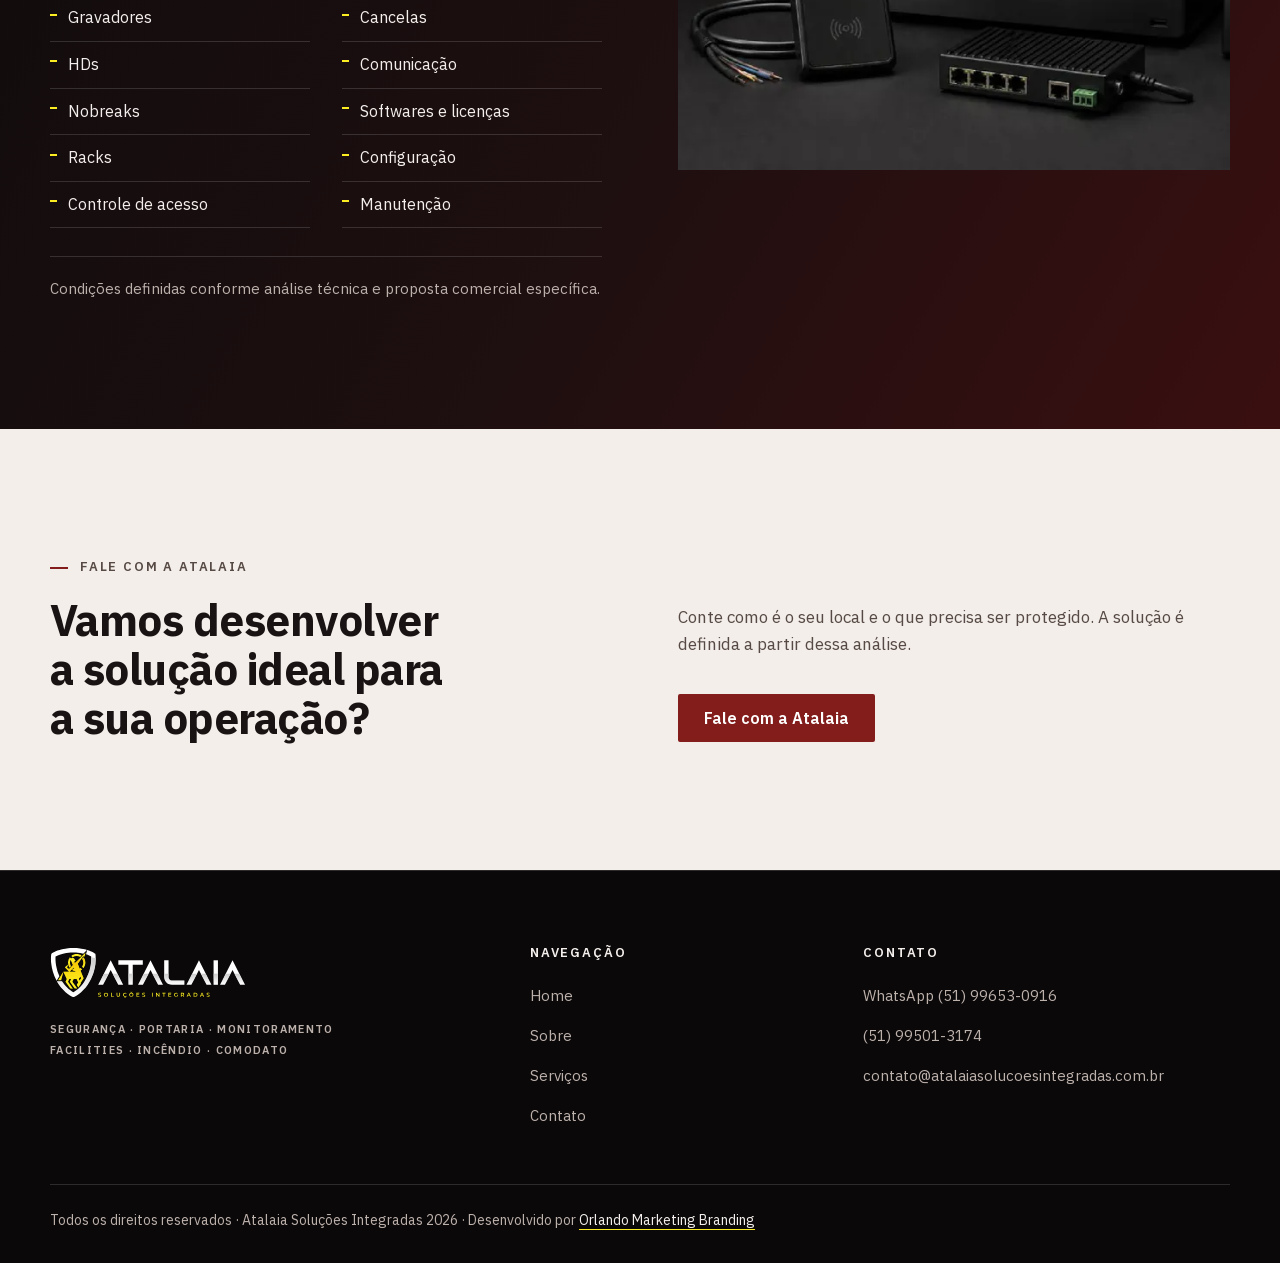
<file: servicos.html>
<!DOCTYPE html>
<html lang="pt-BR">
<head>
  <meta charset="UTF-8">
  <meta name="viewport" content="width=device-width, initial-scale=1">
  <title>Serviços — Atalaia Soluções Integradas</title>
  <meta name="description" content="Segurança patrimonial e portaria, monitoramento e tecnologia, facilities, prevenção e proteção contra incêndio e tecnologia em comodato.">
  <link rel="canonical" href="https://www.atalaiasolucoesintegradas.com.br/servicos.html">
  <meta name="theme-color" content="#0E0B0C">
  <meta property="og:type" content="website">
  <meta property="og:locale" content="pt_BR">
  <meta property="og:site_name" content="Atalaia Soluções Integradas">
  <meta property="og:title" content="Serviços — Atalaia Soluções Integradas">
  <meta property="og:description" content="Segurança patrimonial e portaria, monitoramento e tecnologia, facilities, prevenção e proteção contra incêndio e tecnologia em comodato.">
  <meta property="og:url" content="https://www.atalaiasolucoesintegradas.com.br/servicos.html">
  <meta property="og:image" content="https://www.atalaiasolucoesintegradas.com.br/assets/og/atalaia-og.jpg">
  <meta property="og:image:width" content="1200">
  <meta property="og:image:height" content="630">
  <meta property="og:image:alt" content="Atalaia Soluções Integradas — Proteção para o que realmente importa.">
  <meta name="twitter:card" content="summary_large_image">
  <link rel="icon" href="assets/favicon/favicon.ico" sizes="16x16 32x32 48x48">
  <link rel="icon" type="image/svg+xml" href="assets/favicon/favicon.svg">
  <link rel="apple-touch-icon" href="assets/favicon/apple-touch-icon.png">
  <link rel="preload" href="assets/fonts/ibm-plex-sans-latin-var.woff2" as="font" type="font/woff2" crossorigin>
  <link rel="stylesheet" href="styles.css">
  <script>document.documentElement.classList.add('js');</script>
  <script src="main.js" defer></script>
  <script type="application/ld+json">{"@context": "https://schema.org", "@type": "Organization", "name": "Atalaia Soluções Integradas", "url": "https://www.atalaiasolucoesintegradas.com.br/", "logo": "https://www.atalaiasolucoesintegradas.com.br/assets/logo/atalaia-horizontal-fundo-escuro.svg", "email": "contato@atalaiasolucoesintegradas.com.br", "contactPoint": [{"@type": "ContactPoint", "contactType": "customer service", "telephone": "+55-51-99653-0916", "email": "contato@atalaiasolucoesintegradas.com.br", "availableLanguage": "pt-BR"}]}</script>
</head>
<body>
  <a class="skip-link" href="#conteudo">Pular para o conteúdo</a>

  <header class="site-header">
    <div class="container header-inner">
      <a class="brand" href="index.html" aria-label="Atalaia Soluções Integradas — página inicial">
        <img src="assets/logo/atalaia-horizontal-fundo-escuro.svg" width="1313" height="386" alt="">
      </a>
      <button class="nav-toggle" type="button" aria-expanded="false" aria-controls="site-nav">
        <span class="nav-toggle-icon" aria-hidden="true"></span><span class="nav-toggle-label">Menu</span>
      </button>
      <nav class="site-nav" id="site-nav" aria-label="Principal">
        <ul>
          <li><a href="index.html">Home</a></li>
          <li><a href="sobre.html">Sobre</a></li>
          <li><a href="servicos.html" aria-current="page">Serviços</a></li>
          <li><a class="nav-cta" href="contato.html">Fale com a Atalaia</a></li>
        </ul>
      </nav>
    </div>
  </header>

  <main id="conteudo">

    <section class="page-hero" aria-labelledby="servicos-titulo">
      <div class="container hero-inner">
        <div class="hero-copy" style="max-width:820px">
          <span class="eyebrow">Serviços</span>
          <h1 id="servicos-titulo">Soluções para proteger, monitorar e manter a sua operação.</h1>
          <p class="lead">Quatro frentes que podem ser combinadas conforme as características de cada projeto, com tecnologia disponível também em modelo de comodato.</p>
          <nav aria-label="Nesta página">
            <ul class="anchor-index">
              <li><a href="#seguranca-patrimonial">Segurança e portaria</a></li>
              <li><a href="#monitoramento-e-tecnologia">Monitoramento e tecnologia</a></li>
              <li><a href="#facilities">Facilities</a></li>
              <li><a href="#incendio">Incêndio</a></li>
              <li><a href="#comodato">Comodato</a></li>
            </ul>
          </nav>
        </div>
      </div>
    </section>

    <section class="section service" id="seguranca-patrimonial" aria-labelledby="t-seguranca">
      <span class="anchor-alias" id="presenca-e-controle"></span>
      <div class="container service-grid">
        <div>
          <span class="num">01</span>
          <h2 id="t-seguranca">Segurança patrimonial e portaria</h2>
          <p class="claim">Presença, prevenção e controle.</p>
          <p>Atuação preventiva voltada à proteção de instalações, equipamentos, bens e demais ativos patrimoniais.</p>
          <p class="muted">Os serviços são estruturados conforme as características de cada operação, com procedimentos definidos e acompanhamento das rotinas do local.</p>
          <h3 class="list-title">Recursos associados</h3>
          <ul class="feature-list"><li>Segurança patrimonial</li><li>Controle de acessos</li><li>Portaria humana</li><li>Portaria eletrônica</li><li>Acompanhamento preventivo</li><li>Rondas</li><li>Controle de perímetro</li><li>Registro de ocorrências</li><li>Procedimentos operacionais</li><li>Análise de riscos e vulnerabilidades</li></ul>
        </div>
        <div class="service-media">
    <picture>
      <source media="(max-width: 900px)" type="image/webp" srcset="assets/fotos/seguranca-mobile-480.webp 480w, assets/fotos/seguranca-mobile-800.webp 800w" sizes="100vw">
      <source media="(max-width: 900px)" type="image/jpeg" srcset="assets/fotos/seguranca-mobile-480.jpg 480w, assets/fotos/seguranca-mobile-800.jpg 800w" sizes="100vw">
      <source type="image/webp" srcset="assets/fotos/seguranca-600.webp 600w, assets/fotos/seguranca-900.webp 900w" sizes="(min-width: 901px) 45vw, 100vw">
      <img src="assets/fotos/seguranca-900.jpg" srcset="assets/fotos/seguranca-600.jpg 600w, assets/fotos/seguranca-900.jpg 900w" sizes="(min-width: 901px) 45vw, 100vw" width="900" height="1967" alt="Profissional de segurança uniformizado em área de acesso de veículos, à noite." loading="lazy" decoding="async">
    </picture>
        </div>
      </div>
    </section>

    <section class="service" id="monitoramento-e-tecnologia" aria-labelledby="t-monitoramento">
      <span class="anchor-alias" id="tecnologia"></span>
      <div class="monitor-banner">
        <div class="hero-media">
    <picture>
      <source type="image/webp" srcset="assets/fotos/monitoramento-960.webp 960w, assets/fotos/monitoramento-1600.webp 1600w" sizes="100vw">
      <img src="assets/fotos/monitoramento-1600.jpg" srcset="assets/fotos/monitoramento-960.jpg 960w, assets/fotos/monitoramento-1600.jpg 1600w" sizes="100vw" width="1600" height="1036" alt="Operadores acompanham imagens de câmeras em uma central de monitoramento com vários monitores." loading="lazy" decoding="async">
    </picture>
        </div>
        <div class="hero-scrim" aria-hidden="true"></div>
        <div class="container">
          <span class="num">02</span>
          <h2 id="t-monitoramento">Monitoramento e tecnologia</h2>
          <p class="claim" style="margin-bottom:0">Tecnologia que transforma imagens em informação.</p>
        </div>
      </div>
      <div class="container" style="padding-bottom: var(--section-y)">
        <p class="lead" style="margin-top:32px">Soluções de monitoramento para ampliar a visibilidade, o controle e a capacidade de resposta diante de eventos relacionados à segurança.</p>
        <div class="tech-groups">
          <div class="tech-group"><h3>CFTV e visão avançada</h3><p>Câmeras IP e de alta resolução, visão noturna, PTZ e videomonitoramento remoto.</p></div>
          <div class="tech-group"><h3>Acesso e identificação</h3><p>Controle de acesso, LPR (leitura de placas), reconhecimento facial e portaria remota com liberação por central integrada.</p></div>
          <div class="tech-group"><h3>Alarmes e alertas</h3><p>Alarmes, sensores, alertas automáticos e registro para acompanhamento de eventos.</p></div>
          <div class="tech-group"><h3>Inteligência e integração</h3><p>IA aplicada à análise de vídeo e integração entre câmeras, acessos, alarmes e portões.</p></div>
        </div>
        <p class="band">Mais informação. Mais controle. Mais agilidade.</p>
      </div>
    </section>

    <section class="section service" id="facilities" aria-labelledby="t-facilities">
      <span class="anchor-alias" id="facilities-e-incendio"></span>
      <div class="container">
        <div class="facilities-card split split--center">
          <div>
            <span class="num" style="color:var(--paper-muted)">03</span>
            <h2 id="t-facilities">Facilities</h2>
            <p class="claim">Limpeza e conservação de ambientes.</p>
          </div>
          <div>
            <p>Serviços de limpeza e conservação que podem compor a mesma solução de segurança e monitoramento, conforme as necessidades do local.</p>
            <div class="actions" style="margin-top:24px"><a class="btn btn--light" href="contato.html">Fale com a Atalaia</a></div>
          </div>
        </div>
      </div>
    </section>

    <section class="section service" id="incendio" aria-labelledby="t-incendio">
      <div class="container service-grid service-grid--flip">
        <div>
          <span class="num">04</span>
          <h2 id="t-incendio">Prevenção e proteção contra incêndio</h2>
          <p class="claim">Proteção para pessoas, equipamentos e patrimônio.</p>
          <h3 class="list-title">Soluções</h3>
          <ul class="feature-list"><li>Sistemas de detecção, alarmes e sensores</li><li>Iluminação e sinalização de emergência</li><li>Sistemas de supressão e monitoramento</li><li>Integração com sistemas de segurança</li><li>Soluções para salas técnicas, CPDs, data centers, salas elétricas e ambientes críticos</li></ul>
          <p class="tech-note">Serviços técnicos sujeitos às normas, requisitos e habilitações legalmente aplicáveis.</p>
        </div>
        <div class="service-media">
    <picture>
      <source type="image/webp" srcset="assets/fotos/incendio-600.webp 600w, assets/fotos/incendio-900.webp 900w" sizes="(min-width: 901px) 45vw, 100vw">
      <img src="assets/fotos/incendio-900.jpg" srcset="assets/fotos/incendio-600.jpg 600w, assets/fotos/incendio-900.jpg 900w" sizes="(min-width: 901px) 45vw, 100vw" width="900" height="1208" alt="Sala técnica com cilindros vermelhos de sistema de supressão, tubulação e acionador de alarme." loading="lazy" decoding="async">
    </picture>
        </div>
      </div>
    </section>

    <section class="section service comodato" id="comodato" aria-labelledby="t-comodato">
      <div class="container service-grid">
        <div>
          <span class="eyebrow">Modelo de disponibilização</span>
          <h2 id="t-comodato">Tecnologia em comodato</h2>
          <p class="claim">Tecnologia sem grandes investimentos iniciais.</p>
          <p>Dependendo das características do projeto, equipamentos e sistemas poderão ser disponibilizados por meio de contrato de prestação de serviços com comodato.</p>
          <h3 class="list-title">Poderão fazer parte da solução</h3>
          <ul class="feature-list feature-list--compact"><li>Câmeras</li><li>Gravadores</li><li>HDs</li><li>Nobreaks</li><li>Racks</li><li>Controle de acesso</li><li>Leitores</li><li>Cancelas</li><li>Comunicação</li><li>Softwares e licenças</li><li>Configuração</li><li>Manutenção</li></ul>
          <p class="condition">Condições definidas conforme análise técnica e proposta comercial específica.</p>
        </div>
        <div class="service-media comodato-media">
    <picture>
      <source type="image/webp" srcset="assets/fotos/comodato-640.webp 640w, assets/fotos/comodato-1100.webp 1100w" sizes="(min-width: 901px) 45vw, 100vw">
      <img src="assets/fotos/comodato-1100.jpg" srcset="assets/fotos/comodato-640.jpg 640w, assets/fotos/comodato-1100.jpg 1100w" sizes="(min-width: 901px) 45vw, 100vw" width="1100" height="1037" alt="Câmera de segurança, gravador, leitor de acesso e switch de rede sobre superfície escura." loading="lazy" decoding="async">
    </picture>
        </div>
      </div>
    </section>

    <section class="section section--paper cta-final" aria-labelledby="servicos-cta">
      <div class="container split">
        <div>
          <span class="eyebrow">Fale com a Atalaia</span>
          <h2 id="servicos-cta">Vamos desenvolver a solução ideal para a sua operação?</h2>
        </div>
        <div>
          <p>Conte como é o seu local e o que precisa ser protegido. A solução é definida a partir dessa análise.</p>
          <div class="actions"><a class="btn btn--light" href="contato.html">Fale com a Atalaia</a></div>
        </div>
      </div>
    </section>

  </main>

  <footer class="site-footer">
    <div class="container">
      <div class="footer-grid">
        <div class="footer-brand">
          <img src="assets/logo/atalaia-horizontal-fundo-escuro.svg" width="1313" height="386" alt="Atalaia Soluções Integradas" loading="lazy">
          <p class="tagline">Segurança · Portaria · Monitoramento<br>Facilities · Incêndio · Comodato</p>
        </div>
        <nav aria-label="Rodapé">
          <p class="footer-title">Navegação</p>
          <ul class="footer-links">
            <li><a href="index.html">Home</a></li>
            <li><a href="sobre.html">Sobre</a></li>
            <li><a href="servicos.html">Serviços</a></li>
            <li><a href="contato.html">Contato</a></li>
          </ul>
        </nav>
        <div>
          <p class="footer-title">Contato</p>
          <ul class="footer-links">
            <li><a href="https://wa.me/5551996530916?text=Ol%C3%A1%21%20Vim%20pelo%20site%20da%20Atalaia%20Solu%C3%A7%C3%B5es%20Integradas%20e%20gostaria%20de%20conversar%20sobre%20uma%20solu%C3%A7%C3%A3o%20para%20a%20minha%20opera%C3%A7%C3%A3o." target="_blank" rel="noopener">WhatsApp (51) 99653-0916</a></li>
            <li><a href="tel:+5551995013174">(51) 99501-3174</a></li>
            <li><a href="mailto:contato@atalaiasolucoesintegradas.com.br">contato@<wbr>atalaiasolucoesintegradas<wbr>.com.br</a></li>
          </ul>
        </div>
      </div>
      <div class="footer-bottom">
        <p>Todos os direitos reservados · Atalaia Soluções Integradas 2026 · Desenvolvido por <a href="https://orlandomarketingbranding.com.br/" target="_blank" rel="noopener">Orlando Marketing Branding</a></p>
      </div>
    </div>
  </footer>

</body>
</html>
</file>
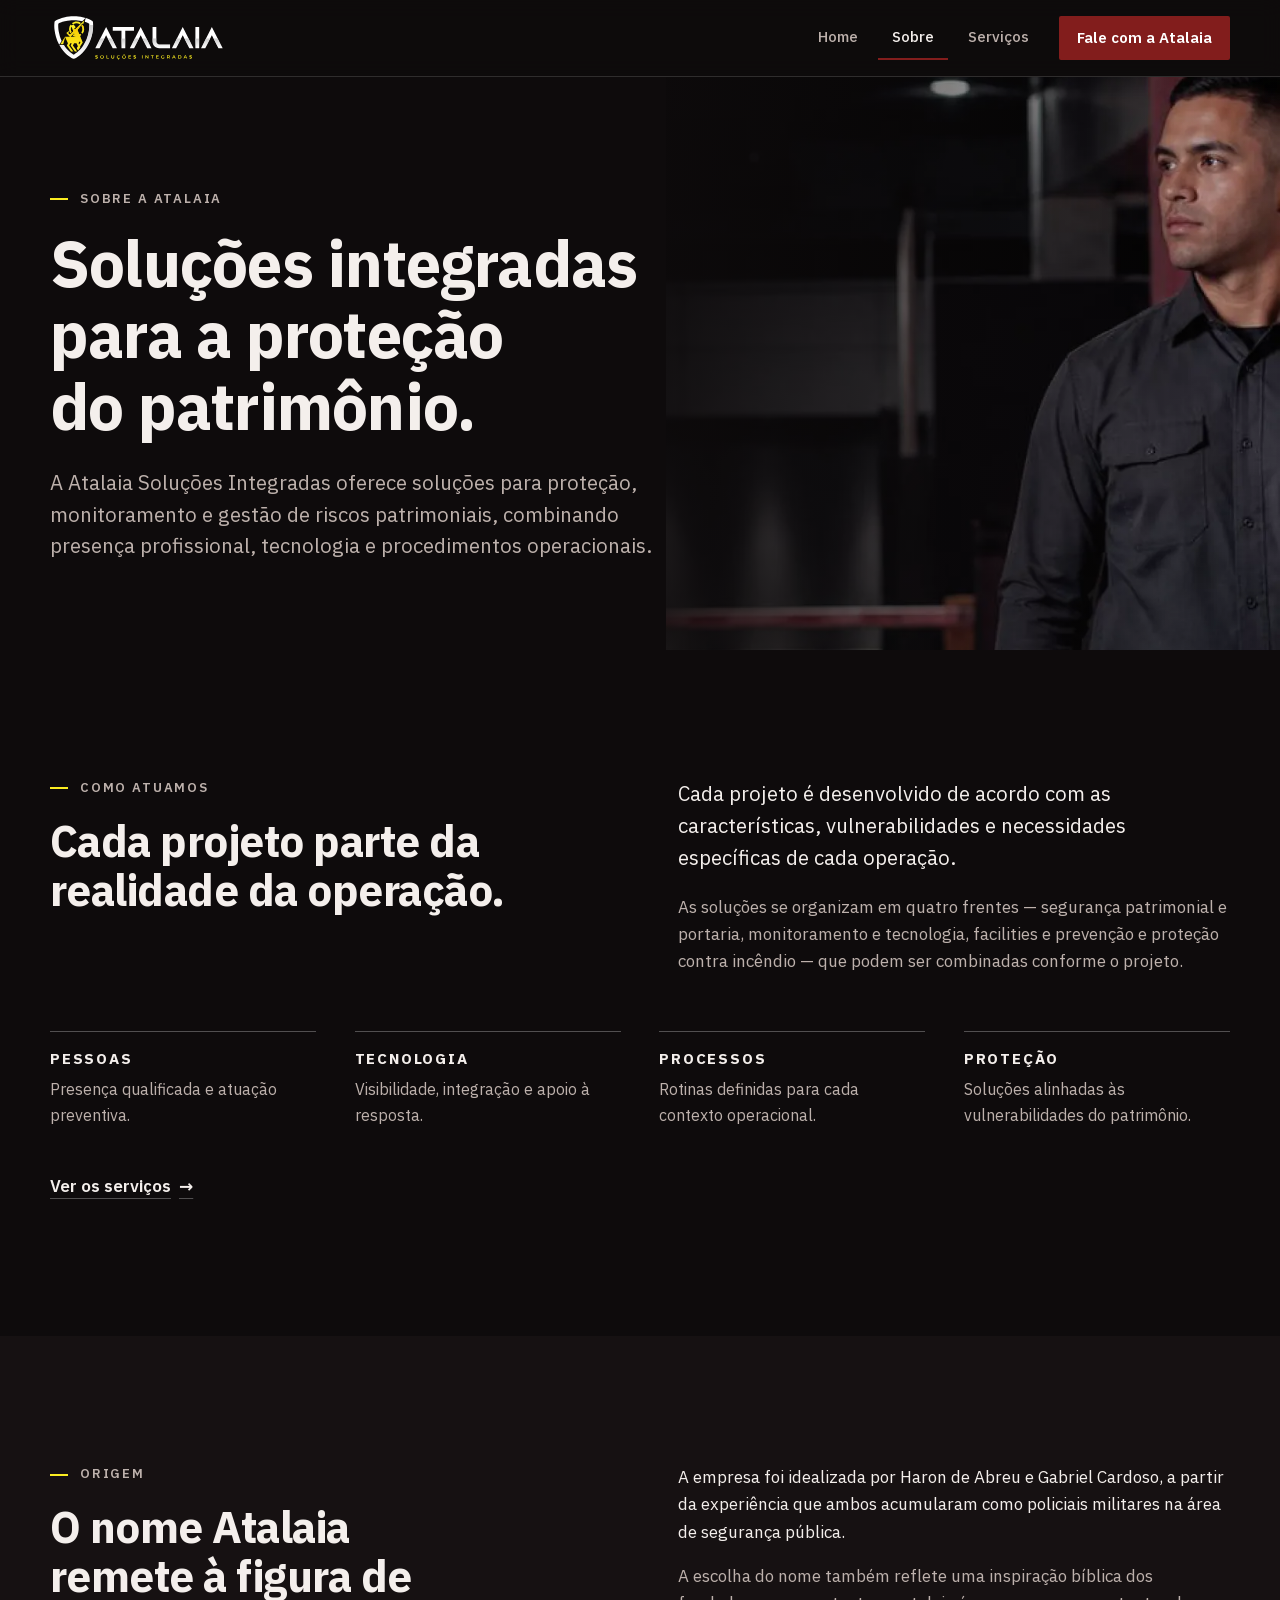
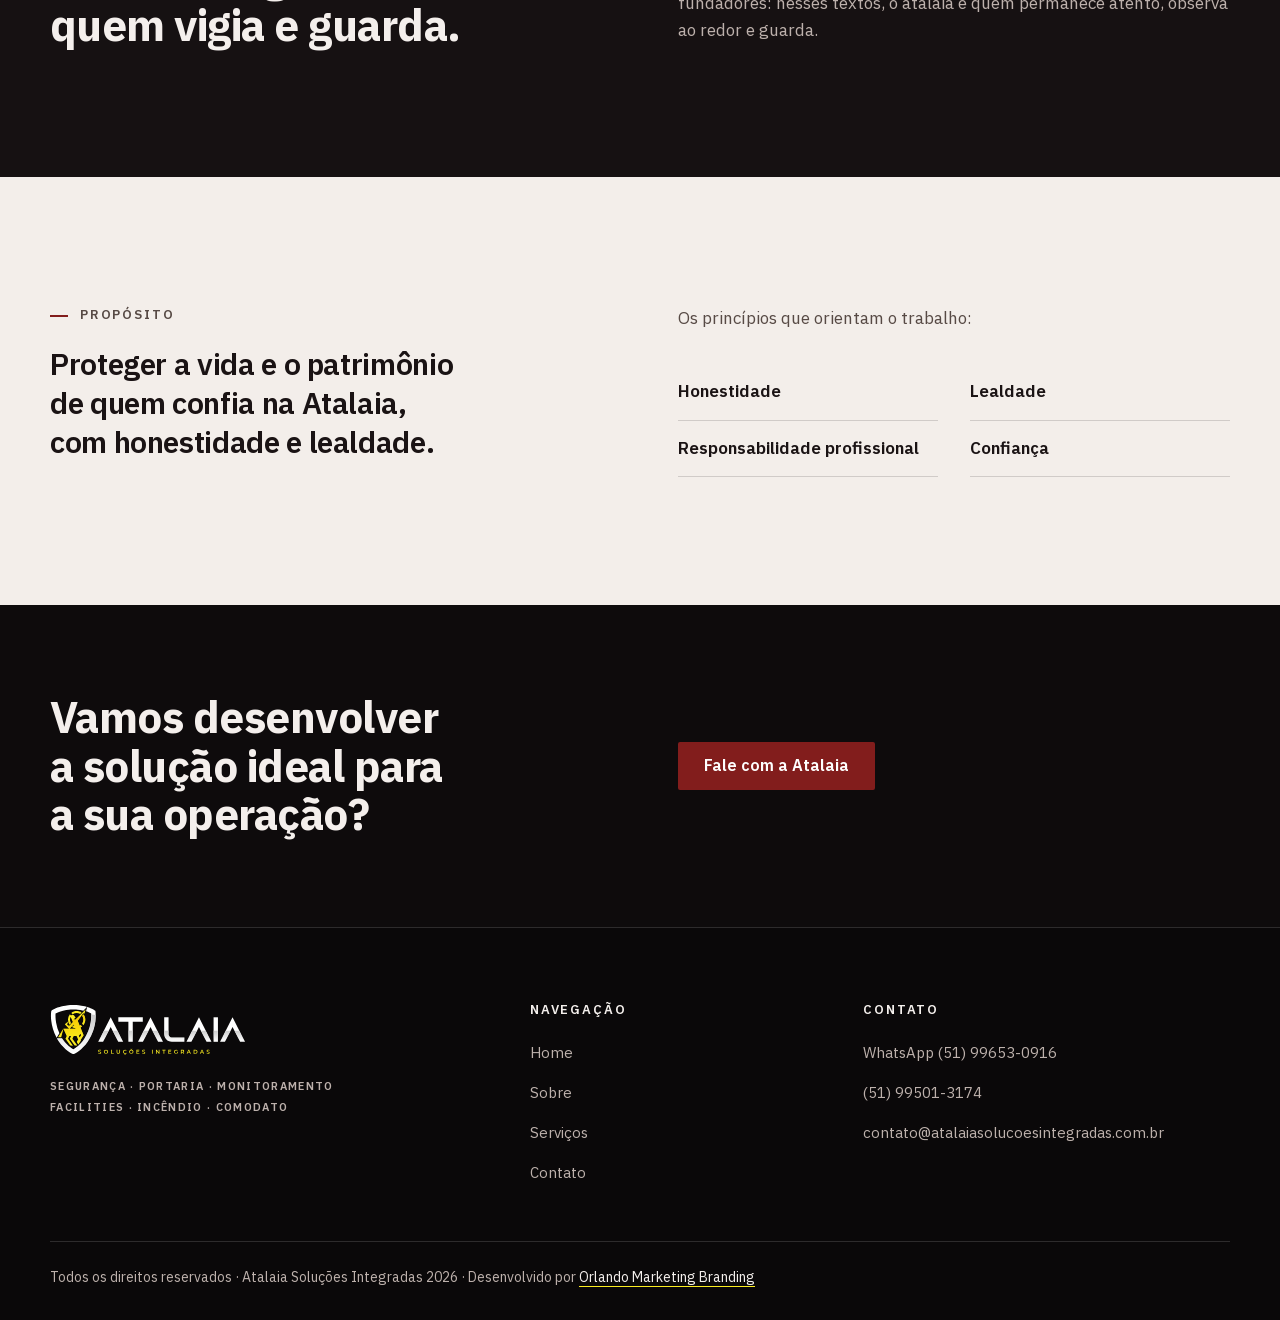
<file: sobre.html>
<!DOCTYPE html>
<html lang="pt-BR">
<head>
  <meta charset="UTF-8">
  <meta name="viewport" content="width=device-width, initial-scale=1">
  <title>Sobre — Atalaia Soluções Integradas</title>
  <meta name="description" content="Conheça a Atalaia Soluções Integradas: proteção, monitoramento e gestão de riscos patrimoniais com presença profissional, tecnologia e procedimentos operacionais.">
  <link rel="canonical" href="https://www.atalaiasolucoesintegradas.com.br/sobre.html">
  <meta name="theme-color" content="#0E0B0C">
  <meta property="og:type" content="website">
  <meta property="og:locale" content="pt_BR">
  <meta property="og:site_name" content="Atalaia Soluções Integradas">
  <meta property="og:title" content="Sobre — Atalaia Soluções Integradas">
  <meta property="og:description" content="Conheça a Atalaia Soluções Integradas: proteção, monitoramento e gestão de riscos patrimoniais com presença profissional, tecnologia e procedimentos operacionais.">
  <meta property="og:url" content="https://www.atalaiasolucoesintegradas.com.br/sobre.html">
  <meta property="og:image" content="https://www.atalaiasolucoesintegradas.com.br/assets/og/atalaia-og.jpg">
  <meta property="og:image:width" content="1200">
  <meta property="og:image:height" content="630">
  <meta property="og:image:alt" content="Atalaia Soluções Integradas — Proteção para o que realmente importa.">
  <meta name="twitter:card" content="summary_large_image">
  <link rel="icon" href="assets/favicon/favicon.ico" sizes="16x16 32x32 48x48">
  <link rel="icon" type="image/svg+xml" href="assets/favicon/favicon.svg">
  <link rel="apple-touch-icon" href="assets/favicon/apple-touch-icon.png">
  <link rel="preload" href="assets/fonts/ibm-plex-sans-latin-var.woff2" as="font" type="font/woff2" crossorigin>
  <link rel="preload" as="image" href="assets/fotos/seguranca-mobile-800.webp" imagesrcset="assets/fotos/seguranca-mobile-480.webp 480w, assets/fotos/seguranca-mobile-800.webp 800w" imagesizes="(min-width: 901px) 48vw, 100vw" type="image/webp" media="all">
  <link rel="stylesheet" href="styles.css">
  <script>document.documentElement.classList.add('js');</script>
  <script src="main.js" defer></script>
  <script type="application/ld+json">{"@context": "https://schema.org", "@type": "Organization", "name": "Atalaia Soluções Integradas", "url": "https://www.atalaiasolucoesintegradas.com.br/", "logo": "https://www.atalaiasolucoesintegradas.com.br/assets/logo/atalaia-horizontal-fundo-escuro.svg", "email": "contato@atalaiasolucoesintegradas.com.br", "contactPoint": [{"@type": "ContactPoint", "contactType": "customer service", "telephone": "+55-51-99653-0916", "email": "contato@atalaiasolucoesintegradas.com.br", "availableLanguage": "pt-BR"}]}</script>
</head>
<body>
  <a class="skip-link" href="#conteudo">Pular para o conteúdo</a>

  <header class="site-header">
    <div class="container header-inner">
      <a class="brand" href="index.html" aria-label="Atalaia Soluções Integradas — página inicial">
        <img src="assets/logo/atalaia-horizontal-fundo-escuro.svg" width="1313" height="386" alt="">
      </a>
      <button class="nav-toggle" type="button" aria-expanded="false" aria-controls="site-nav">
        <span class="nav-toggle-icon" aria-hidden="true"></span><span class="nav-toggle-label">Menu</span>
      </button>
      <nav class="site-nav" id="site-nav" aria-label="Principal">
        <ul>
          <li><a href="index.html">Home</a></li>
          <li><a href="sobre.html" aria-current="page">Sobre</a></li>
          <li><a href="servicos.html">Serviços</a></li>
          <li><a class="nav-cta" href="contato.html">Fale com a Atalaia</a></li>
        </ul>
      </nav>
    </div>
  </header>

  <main id="conteudo">

    <section class="page-hero page-hero--photo" aria-labelledby="sobre-titulo">
      <div class="hero-media">
    <picture>
      <source type="image/webp" srcset="assets/fotos/seguranca-mobile-480.webp 480w, assets/fotos/seguranca-mobile-800.webp 800w" sizes="(min-width: 901px) 48vw, 100vw">
      <img src="assets/fotos/seguranca-mobile-800.jpg" srcset="assets/fotos/seguranca-mobile-480.jpg 480w, assets/fotos/seguranca-mobile-800.jpg 800w" sizes="(min-width: 901px) 48vw, 100vw" width="800" height="1000" alt="Profissional de segurança uniformizado em área de acesso, à noite." loading="eager" fetchpriority="high" decoding="async">
    </picture>
      </div>
      <div class="hero-scrim" aria-hidden="true"></div>
      <div class="container hero-inner">
        <div class="hero-copy">
          <span class="eyebrow">Sobre a Atalaia</span>
          <h1 id="sobre-titulo">Soluções integradas para a proteção do patrimônio.</h1>
          <p class="lead">A Atalaia Soluções Integradas oferece soluções para proteção, monitoramento e gestão de riscos patrimoniais, combinando presença profissional, tecnologia e procedimentos operacionais.</p>
        </div>
      </div>
    </section>

    <section class="section" aria-labelledby="como-atuamos">
      <div class="container">
        <div class="split">
          <div>
            <span class="eyebrow">Como atuamos</span>
            <h2 id="como-atuamos">Cada projeto parte da realidade da operação.</h2>
          </div>
          <div>
            <p class="lead">Cada projeto é desenvolvido de acordo com as características, vulnerabilidades e necessidades específicas de cada operação.</p>
            <p class="muted">As soluções se organizam em quatro frentes — segurança patrimonial e portaria, monitoramento e tecnologia, facilities e prevenção e proteção contra incêndio — que podem ser combinadas conforme o projeto.</p>
          </div>
        </div>
        <div class="pillars">
          <div class="pillar"><h3>Pessoas</h3><p>Presença qualificada e atuação preventiva.</p></div>
          <div class="pillar"><h3>Tecnologia</h3><p>Visibilidade, integração e apoio à resposta.</p></div>
          <div class="pillar"><h3>Processos</h3><p>Rotinas definidas para cada contexto operacional.</p></div>
          <div class="pillar"><h3>Proteção</h3><p>Soluções alinhadas às vulnerabilidades do patrimônio.</p></div>
        </div>
        <div class="actions"><a class="link-action" href="servicos.html">Ver os serviços</a></div>
      </div>
    </section>

    <section class="section section--ink2" aria-labelledby="origem">
      <div class="container split">
        <div>
          <span class="eyebrow">Origem</span>
          <h2 id="origem">O nome Atalaia remete à figura de quem vigia e guarda.</h2>
        </div>
        <div>
          <p>A empresa foi idealizada por Haron de Abreu e Gabriel Cardoso, a partir da experiência que ambos acumularam como policiais militares na área de segurança pública.</p>
          <p class="muted">A escolha do nome também reflete uma inspiração bíblica dos fundadores: nesses textos, o atalaia é quem permanece atento, observa ao redor e guarda.</p>
        </div>
      </div>
    </section>

    <section class="section section--paper" aria-labelledby="proposito">
      <div class="container split">
        <div>
          <span class="eyebrow">Propósito</span>
          <h2 id="proposito" class="quote">Proteger a vida e o patrimônio de quem confia na Atalaia, com honestidade e lealdade.</h2>
        </div>
        <div>
          <p class="muted">Os princípios que orientam o trabalho:</p>
          <ul class="principles">
            <li>Honestidade</li>
            <li>Lealdade</li>
            <li>Responsabilidade profissional</li>
            <li>Confiança</li>
          </ul>
        </div>
      </div>
    </section>

    <section class="section section--tight" aria-labelledby="sobre-cta">
      <div class="container split split--center">
        <h2 id="sobre-cta">Vamos desenvolver a solução ideal para a sua operação?</h2>
        <div class="actions" style="margin-top:0"><a class="btn" href="contato.html">Fale com a Atalaia</a></div>
      </div>
    </section>

  </main>

  <footer class="site-footer">
    <div class="container">
      <div class="footer-grid">
        <div class="footer-brand">
          <img src="assets/logo/atalaia-horizontal-fundo-escuro.svg" width="1313" height="386" alt="Atalaia Soluções Integradas" loading="lazy">
          <p class="tagline">Segurança · Portaria · Monitoramento<br>Facilities · Incêndio · Comodato</p>
        </div>
        <nav aria-label="Rodapé">
          <p class="footer-title">Navegação</p>
          <ul class="footer-links">
            <li><a href="index.html">Home</a></li>
            <li><a href="sobre.html">Sobre</a></li>
            <li><a href="servicos.html">Serviços</a></li>
            <li><a href="contato.html">Contato</a></li>
          </ul>
        </nav>
        <div>
          <p class="footer-title">Contato</p>
          <ul class="footer-links">
            <li><a href="https://wa.me/5551996530916?text=Ol%C3%A1%21%20Vim%20pelo%20site%20da%20Atalaia%20Solu%C3%A7%C3%B5es%20Integradas%20e%20gostaria%20de%20conversar%20sobre%20uma%20solu%C3%A7%C3%A3o%20para%20a%20minha%20opera%C3%A7%C3%A3o." target="_blank" rel="noopener">WhatsApp (51) 99653-0916</a></li>
            <li><a href="tel:+5551995013174">(51) 99501-3174</a></li>
            <li><a href="mailto:contato@atalaiasolucoesintegradas.com.br">contato@<wbr>atalaiasolucoesintegradas<wbr>.com.br</a></li>
          </ul>
        </div>
      </div>
      <div class="footer-bottom">
        <p>Todos os direitos reservados · Atalaia Soluções Integradas 2026 · Desenvolvido por <a href="https://orlandomarketingbranding.com.br/" target="_blank" rel="noopener">Orlando Marketing Branding</a></p>
      </div>
    </div>
  </footer>

</body>
</html>
</file>
<file: styles.css>
/* ==========================================================================
   Atalaia Soluções Integradas — site institucional
   Sistema visual v3 (setembro/2026): direção escura, títulos sem serifa,
   fotografia institucional e blocos claros pontuais.

   Cores oficiais (ativos da marca): grená #821D1C · amarelo #FBED21 · branco.
   Os demais tons abaixo são ADAPTAÇÃO WEB para superfícies e leitura,
   documentados no README — não fazem parte da paleta oficial da marca.
   ========================================================================== */

/* IBM Plex Sans — fonte variável (400–700), subconjunto latino, hospedada no próprio site.
   Licença SIL Open Font License 1.1 — ver assets/fonts/LICENCA-FONTE.txt */
@font-face {
  font-family: "IBM Plex Sans";
  src: url("assets/fonts/ibm-plex-sans-latin-var.woff2") format("woff2");
  font-weight: 100 700;
  font-style: normal;
  font-display: swap;
  unicode-range: U+0000-00FF, U+0131, U+0152-0153, U+02BB-02BC, U+02C6, U+02DA, U+02DC, U+0304, U+0308, U+0329, U+2000-206F, U+20AC, U+2122, U+2191, U+2193, U+2212, U+2215, U+FEFF, U+FFFD;
}

:root {
  --hero-photo-h: clamp(300px, 58vw, 500px);
  /* Oficiais */
  --grena: #821D1C;
  --amarelo: #FBED21;
  --branco: #FFFFFF;

  /* Adaptação web */
  --ink: #0E0B0C;          /* fundo principal */
  --ink-2: #161112;        /* superfície elevada */
  --ink-3: #201819;        /* superfície de apoio */
  --grena-deep: #3A0F10;   /* massa grená profunda (gradientes) */
  --grena-hover: #9B2826;  /* hover do botão principal */
  --line: rgba(255, 255, 255, .14);
  --line-strong: rgba(255, 255, 255, .28);
  --text: #F4EFEC;         /* 17,6:1 sobre --ink */
  --text-muted: #BDB1AC;   /* 9,4:1 sobre --ink · 8,2:1 sobre --ink-3 */
  --paper: #F3EEEA;        /* bloco claro de leitura */
  --paper-text: #1A1314;   /* 16,4:1 sobre --paper */
  --paper-muted: #574A45;  /* 7,6:1 sobre --paper */

  --font: "IBM Plex Sans", system-ui, -apple-system, "Segoe UI", Roboto, Arial, sans-serif;

  --container: 1180px;
  --gutter: clamp(20px, 5vw, 48px);
  --section-y: clamp(72px, 10vw, 128px);
  --header-h: 76px;
}

/* ---------- Base ---------- */
*, *::before, *::after { box-sizing: border-box; }

html {
  -webkit-text-size-adjust: 100%;
  text-size-adjust: 100%;
  scroll-behavior: smooth;
  scroll-padding-top: calc(var(--header-h) + 16px);
}
@media (prefers-reduced-motion: reduce) {
  html { scroll-behavior: auto; }
  *, *::before, *::after { transition: none !important; }
}

body {
  margin: 0;
  background: var(--ink);
  color: var(--text);
  font-family: var(--font);
  font-size: 1.0625rem;       /* 17px */
  line-height: 1.6;
  -webkit-font-smoothing: antialiased;
}

img { max-width: 100%; height: auto; display: block; }

h1, h2, h3 {
  font-family: var(--font);
  font-weight: 700;
  line-height: 1.12;
  letter-spacing: -0.012em;
  margin: 0;
  text-wrap: balance;
}
h1 { font-size: clamp(2.25rem, 5.2vw, 4rem); }
h2 { font-size: clamp(1.75rem, 3.4vw, 2.75rem); }
h3 { font-size: clamp(1.25rem, 1.8vw, 1.5rem); font-weight: 600; line-height: 1.25; }

p { margin: 0 0 1em; }
p:last-child { margin-bottom: 0; }

a { color: inherit; }

::selection { background: var(--grena); color: var(--branco); }

/* Foco: anel amarelo (acento pontual) + contorno escuro para funcionar em qualquer fundo */
:focus-visible {
  outline: 3px solid var(--amarelo);
  outline-offset: 3px;
  box-shadow: 0 0 0 6px rgba(14, 11, 12, .9);
  border-radius: 2px;
}

.skip-link {
  position: absolute;
  left: 16px;
  top: -100px;
  z-index: 100;
  background: var(--amarelo);
  color: var(--ink);
  font-weight: 600;
  padding: 12px 18px;
  text-decoration: none;
}
.skip-link:focus { top: 12px; }

.visually-hidden {
  position: absolute !important;
  width: 1px; height: 1px;
  margin: -1px; padding: 0;
  overflow: hidden;
  clip: rect(0 0 0 0);
  white-space: nowrap;
  border: 0;
}

.container {
  width: 100%;
  max-width: calc(var(--container) + 2 * var(--gutter));
  margin-inline: auto;
  padding-inline: var(--gutter);
}

/* ---------- Tipografia utilitária ---------- */
.eyebrow {
  display: flex;
  align-items: center;
  gap: 12px;
  font-size: .8125rem;
  font-weight: 600;
  letter-spacing: .14em;
  text-transform: uppercase;
  color: var(--text-muted);
  margin: 0 0 18px;
}
.lead {
  font-size: clamp(1.125rem, 1.6vw, 1.3125rem);
  line-height: 1.55;
  color: var(--text);
  max-width: 40em;
}
.eyebrow::before { content: ""; flex: none; width: 18px; height: 2px; background: var(--amarelo); }
.section--paper .eyebrow::before, .facilities-card .eyebrow::before { background: var(--grena); }
.muted { color: var(--text-muted); }
.rule {
  display: block;
  width: 56px;
  height: 3px;
  background: var(--amarelo);
  margin: 28px 0;
  border: 0;
}
.tagline {
  font-size: .8125rem;
  font-weight: 600;
  letter-spacing: .14em;
  text-transform: uppercase;
  color: var(--text-muted);
  margin: 0;
}

/* ---------- Botões e links de ação ---------- */
.btn {
  display: inline-flex;
  align-items: center;
  justify-content: center;
  gap: 10px;
  min-height: 48px;
  padding: 12px 24px;
  border: 2px solid var(--grena);
  border-radius: 2px;
  background: var(--grena);
  color: var(--branco);                 /* 9,4:1 */
  font-family: var(--font);
  font-size: 1rem;
  font-weight: 600;
  line-height: 1.2;
  text-decoration: none;
  transition: background-color .15s ease, border-color .15s ease;
}
.btn:hover {
  background: var(--grena-hover);       /* branco 7,6:1 */
  border-color: var(--grena-hover);
  color: var(--branco);
}
.btn:active { background: #6C1817; border-color: #6C1817; }
.btn svg { flex: none; }

.btn--light {                            /* botão principal sobre bloco claro */
  background: var(--grena);
  border-color: var(--grena);
  color: var(--branco);
}

.link-action {
  display: inline-flex;
  align-items: center;
  gap: 8px;
  min-height: 44px;
  color: var(--text);
  font-weight: 600;
  text-decoration: underline;
  text-decoration-color: var(--line-strong);
  text-underline-offset: 6px;
  text-decoration-thickness: 1px;
  transition: text-decoration-color .15s ease;
}
.link-action:hover { text-decoration-color: var(--amarelo); }
.link-action:hover::after { color: var(--amarelo); }
.section--paper .link-action:hover { text-decoration-color: var(--grena); }
.section--paper .link-action:hover::after { color: var(--grena); }
.link-action::after { content: "→"; text-decoration: none; display: inline-block; }

.actions {
  display: flex;
  flex-wrap: wrap;
  align-items: center;
  gap: 16px 28px;
  margin-top: 36px;
}

/* ---------- Cabeçalho ---------- */
.site-header {
  position: sticky;
  top: 0;
  z-index: 50;
  background: rgba(14, 11, 12, .94);
  border-bottom: 1px solid var(--line);
}
@supports (backdrop-filter: blur(8px)) {
  .site-header { background: rgba(14, 11, 12, .82); backdrop-filter: blur(10px); }
}
.header-inner {
  display: flex;
  align-items: center;
  justify-content: space-between;
  gap: 24px;
  min-height: var(--header-h);
}
.brand {
  display: inline-flex;
  align-items: center;
  flex: none;
  padding: 6px 0;
}
.brand img { height: 52px; width: auto; }  /* desenho efetivo ≈ 168 px */

.nav-toggle { display: none; }

.site-nav ul {
  list-style: none;
  margin: 0;
  padding: 0;
  display: flex;
  align-items: center;
  gap: 6px;
}
.site-nav a {
  display: inline-flex;
  align-items: center;
  min-height: 44px;
  padding: 0 14px;
  color: var(--text-muted);
  font-size: .9375rem;
  font-weight: 500;
  text-decoration: none;
  border-bottom: 2px solid transparent;
}
.site-nav a:hover { color: var(--text); }
.site-nav a[aria-current="page"] {
  color: var(--text);
  border-bottom-color: var(--grena);
}
.site-nav .nav-cta {
  margin-left: 10px;
  min-height: 44px;
  padding: 0 18px;
  background: var(--grena);
  color: var(--branco);
  border: 0;
  border-radius: 2px;
  font-weight: 600;
}
.site-nav .nav-cta:hover { background: var(--grena-hover); color: var(--branco); }
.site-nav .nav-cta[aria-current="page"] { box-shadow: inset 0 -3px 0 var(--amarelo); }

/* Menu móvel — ativado apenas quando o JS está disponível (classe .js no <html>) */
@media (max-width: 820px) {
  :root { --header-h: 64px; }
  .brand img { height: 42px; }         /* desenho efetivo ≈ 136 px */

  .js .nav-toggle {
    display: inline-flex;
    align-items: center;
    gap: 10px;
    min-height: 44px;
    min-width: 44px;
    padding: 0 14px;
    background: transparent;
    color: var(--text);
    border: 1px solid var(--line-strong);
    border-radius: 2px;
    font: 600 .9375rem/1 var(--font);
    cursor: pointer;
  }
  .nav-toggle-icon { position: relative; display: block; width: 18px; height: 14px; }
  .nav-toggle-icon::before,
  .nav-toggle-icon::after,
  .nav-toggle-icon span { content: ""; }
  .nav-toggle-icon::before,
  .nav-toggle-icon::after {
    position: absolute;
    left: 0;
    width: 18px;
    height: 2px;
    background: currentColor;
    transform-origin: 50% 50%;
    transition: transform .15s ease, top .15s ease, box-shadow .15s ease;
  }
  .nav-toggle-icon::before { top: 2px; box-shadow: 0 5px 0 currentColor; }
  .nav-toggle-icon::after { top: 12px; }
  .nav-toggle[aria-expanded="true"] .nav-toggle-icon::before { top: 6px; box-shadow: none; transform: rotate(45deg); }
  .nav-toggle[aria-expanded="true"] .nav-toggle-icon::after { top: 6px; transform: rotate(-45deg); }

  .js .site-nav {
    position: absolute;
    left: 0; right: 0;
    top: 100%;
    background: var(--ink);
    border-bottom: 1px solid var(--line);
    padding: 8px var(--gutter) 24px;
  }
  .js .site-nav[hidden] { display: none; }
  .js .site-nav ul { flex-direction: column; align-items: stretch; gap: 0; }
  .js .site-nav a {
    display: flex;
    min-height: 52px;
    padding: 0 4px;
    font-size: 1.0625rem;
    border-bottom: 1px solid var(--line);
  }
  .js .site-nav a[aria-current="page"] { color: var(--text); border-bottom-color: var(--line); box-shadow: inset 3px 0 0 var(--grena); padding-left: 14px; }
  .js .site-nav .nav-cta { margin: 16px 0 0; justify-content: center; border-bottom: 0; padding: 0 18px; }
  .js .site-nav .nav-cta[aria-current="page"] { box-shadow: inset 0 -3px 0 var(--amarelo); padding-left: 18px; }

  /* Sem JS: links continuam visíveis em linha, com quebra */
  .site-nav ul { flex-wrap: wrap; justify-content: flex-end; }
  .site-nav a { padding: 0 8px; }
}

/* ---------- Seções ---------- */
.section { padding-block: var(--section-y); position: relative; }
.section--tight { padding-block: clamp(56px, 7vw, 88px); }
.section--ink2 { background: var(--ink-2); }
.section--paper { background: var(--paper); color: var(--paper-text); }
.section--paper .eyebrow { color: var(--paper-muted); }
.section--paper .muted { color: var(--paper-muted); }
.section--paper .link-action { color: var(--paper-text); text-decoration-color: rgba(26,19,20,.35); }
.section--paper .link-action:hover { text-decoration-color: currentColor; }
.section--paper :focus-visible { box-shadow: 0 0 0 6px var(--paper); outline-color: var(--grena); }
.section--paper h2, .section--paper h3 { color: var(--paper-text); }
.section--paper .accent { color: var(--grena); }

.section-head { max-width: 760px; margin-bottom: clamp(40px, 5vw, 64px); }
.section-head h2 + p { margin-top: 20px; }

.split {
  display: grid;
  grid-template-columns: minmax(0, 1fr) minmax(0, 1fr);
  gap: clamp(32px, 6vw, 96px);
  align-items: start;
}
.split--center { align-items: center; }
.split--wide-left { grid-template-columns: minmax(0, 1.15fr) minmax(0, .85fr); }
@media (max-width: 900px) {
  .split, .split--wide-left { grid-template-columns: minmax(0, 1fr); }
}

/* ---------- Hero ---------- */
.hero {
  position: relative;
  isolation: isolate;
  overflow: clip;
  background: var(--ink);
  min-height: min(760px, calc(100svh - var(--header-h)));
  display: flex;
  flex-direction: column;
}
.hero-media {
  position: absolute;
  inset: 0 0 0 auto;
  width: min(62%, 1040px);
  z-index: -2;
}
.hero-media picture { display: block; width: 100%; height: 100%; }
.hero-media img {
  width: 100%;
  height: 100%;
  object-fit: cover;
  object-position: 62% 40%;
}
.hero-scrim {
  position: absolute;
  inset: 0;
  z-index: -1;
  background:
    linear-gradient(90deg, var(--ink) 40%, rgba(14,11,12,.9) 54%, rgba(14,11,12,.35) 74%, rgba(14,11,12,.12) 100%),
    linear-gradient(0deg, var(--ink) 0%, rgba(14,11,12,0) 28%);
}
.hero-inner {
  flex: 1;
  display: flex;
  flex-direction: column;
  justify-content: center;
  padding-block: clamp(64px, 9vw, 120px) 40px;
}
.hero-copy { max-width: 620px; }
.hero h1 { text-transform: uppercase; letter-spacing: -0.005em; line-height: 1.04; font-size: clamp(2.25rem, 4.4vw, 3.625rem); }
.hero .hero-copy { max-width: 760px; }
.br-lg { display: none; }
@media (min-width: 901px) { .br-lg { display: inline; } }
.hero .lead { color: var(--text); max-width: 30em; }
.hero-foot {
  display: flex;
  justify-content: space-between;
  align-items: flex-end;
  gap: 16px;
  padding-bottom: 28px;
}

@media (max-width: 900px) {
  /* Tablet e celular: a foto ocupa o topo do hero (camada própria, altura definida)
     e o texto vem abaixo — a imagem não fica mais escondida sob o degradê. */
  .hero { min-height: 0; }
  .hero-media { inset: 0 0 auto 0; width: 100%; height: var(--hero-photo-h); }
  .hero-media picture { display: block; height: 100%; }
  .hero-media img { object-position: 62% 38%; }
  .hero-scrim {
    inset: 0 0 auto 0;
    height: calc(var(--hero-photo-h) + 2px);
    background: linear-gradient(0deg, var(--ink) 0%, rgba(14,11,12,.55) 28%, rgba(14,11,12,.08) 62%, rgba(14,11,12,0) 100%);
  }
  .hero-inner { padding-top: calc(var(--hero-photo-h) - 72px); padding-bottom: 32px; }
  .hero-foot { flex-direction: column-reverse; align-items: flex-start; }
}

/* Cabeçalho de página interna */
.page-hero { position: relative; isolation: isolate; overflow: clip; background: var(--ink); }
.page-hero .hero-inner { padding-block: clamp(64px, 9vw, 112px) clamp(56px, 7vw, 88px); }
.page-hero h1 { max-width: 16em; }
.page-hero .lead { margin-top: 24px; color: var(--text-muted); }
.page-hero--photo .hero-media { width: min(48%, 820px); }
.page-hero--photo .hero-scrim {
  background: linear-gradient(90deg, var(--ink) 45%, rgba(14,11,12,.7) 62%, rgba(14,11,12,.1) 100%);
}
.page-hero--photo .hero-copy { max-width: 640px; }
@media (max-width: 900px) {
  .page-hero--photo .hero-media { width: 100%; }
  .page-hero--photo .hero-scrim { background: linear-gradient(0deg, var(--ink) 32%, rgba(14,11,12,.7) 60%, rgba(14,11,12,.2) 100%); }
  .page-hero--photo .hero-inner { padding-top: clamp(220px, 56vw, 360px); }
}

/* ---------- Home: quem somos ---------- */
.intro-grid h2 { max-width: 12em; }
.intro-grid .lead { margin-bottom: 20px; }

/* ---------- Frentes de serviço (lista editorial) ---------- */
.fronts {
  display: grid;
  grid-template-columns: minmax(0, .8fr) minmax(0, 1.2fr);
  gap: clamp(32px, 6vw, 88px);
  align-items: stretch;
}
.fronts-media { position: relative; min-height: 420px; }
.fronts-media picture { position: absolute; inset: 0; }
.fronts-media img { height: 100%; width: 100%; }
.fronts-media img { object-fit: cover; object-position: 78% 18%; }

.front-list { list-style: none; margin: 0; padding: 0; border-top: 1px solid var(--line); }
.front-list li { border-bottom: 1px solid var(--line); }
.front-list a {
  display: grid;
  grid-template-columns: 3.2rem minmax(0, 1fr) auto;
  gap: 4px 16px;
  align-items: baseline;
  padding: 26px 4px;
  text-decoration: none;
  color: var(--text);
}
.front-num { font-size: .875rem; font-weight: 600; color: var(--text-muted); letter-spacing: .06em; }
.front-list h3 { font-size: clamp(1.25rem, 2vw, 1.625rem); }
.front-list p { grid-column: 2 / 3; margin: 6px 0 0; color: var(--text-muted); font-size: 1rem; }
.front-arrow { grid-row: 1; grid-column: 3; font-size: 1.25rem; color: var(--text-muted); transition: transform .15s ease, color .15s ease; }
.front-list a:hover h3 { text-decoration: underline; text-decoration-thickness: 1px; text-underline-offset: 6px; }
.front-list a:hover .front-arrow { transform: translateX(4px); color: var(--amarelo); }
.front-list a:hover .front-num { color: var(--amarelo); }
.front-note { grid-column: 2 / 4; font-size: .875rem !important; color: var(--text-muted); }

@media (max-width: 900px) {
  .fronts { grid-template-columns: minmax(0, 1fr); }
  .fronts-media { min-height: 0; aspect-ratio: 4 / 5; max-height: 560px; }
}
@media (min-width: 600px) and (max-width: 900px) {
  .fronts-media { aspect-ratio: 16 / 10; max-height: none; }
  .fronts-media img { object-position: 80% 22%; }
}
@media (max-width: 480px) {
  .front-list a { grid-template-columns: 2.4rem minmax(0, 1fr) auto; gap: 4px 10px; padding: 22px 0; }
}

/* ---------- Integração ---------- */
/* Faixa inteiramente grená (cor oficial sólida, largura total) */
.section--grena { background: var(--grena); color: var(--branco); }
.section--grena .eyebrow { color: rgba(255, 255, 255, .86); }
.section--grena .eyebrow::before { background: var(--amarelo); }
.section--grena :focus-visible { box-shadow: 0 0 0 6px var(--grena); }
.statement { padding: 0; }
.statement-words {
  display: grid;
  grid-template-columns: repeat(2, max-content);
  gap: 10px clamp(40px, 8vw, 140px);
  font-size: clamp(1.75rem, 4vw, 3.25rem);
  font-weight: 700;
  line-height: 1.1;
  text-transform: uppercase;
  letter-spacing: .01em;
  margin: 0;
  color: var(--branco);
}
.pillars {
  display: grid;
  grid-template-columns: repeat(4, minmax(0, 1fr));
  gap: 28px clamp(24px, 3vw, 48px);
  margin-top: clamp(40px, 5vw, 56px);
}
.pillar { border-top: 1px solid rgba(255, 255, 255, .28); padding-top: 18px; position: relative; }
.section--grena .pillar::before { content: ""; position: absolute; left: 0; top: -2px; width: 28px; height: 3px; background: var(--amarelo); }
.pillar h3 { font-size: .9375rem; letter-spacing: .12em; text-transform: uppercase; font-weight: 700; margin-bottom: 8px; }
.pillar p { color: var(--text-muted); font-size: 1rem; margin: 0; }
.section--grena .pillar h3 { color: var(--branco); }
.section--grena .pillar p { color: rgba(255, 255, 255, .88); }
.statement-close { color: var(--branco); padding-top: 28px; border-top: 1px solid rgba(255, 255, 255, .28); margin-top: clamp(40px, 5vw, 60px); font-size: clamp(1.125rem, 1.8vw, 1.375rem); font-weight: 600; max-width: 34em; }
@media (max-width: 900px) { .pillars { grid-template-columns: repeat(2, minmax(0, 1fr)); } }
@media (max-width: 520px) {
  .statement-words { grid-template-columns: 1fr; }
  .pillars { grid-template-columns: minmax(0, 1fr); }
}

/* ---------- Comodato ---------- */
.comodato {
  background: linear-gradient(120deg, var(--ink) 0%, #1E0F10 55%, var(--grena-deep) 100%);
}
.comodato-media { position: relative; }
.comodato-media img { width: 100%; aspect-ratio: 1146 / 1080; object-fit: cover; }
.items-inline { color: var(--text-muted); }
.items-inline strong { color: var(--text); display: block; margin-bottom: 6px; font-weight: 600; }
.condition {
  margin-top: 28px;
  padding-top: 20px;
  border-top: 1px solid var(--line);
  font-size: .9375rem;
  color: var(--text-muted);
}

/* ---------- Chamada final (bloco claro) ---------- */
.cta-final .split { align-items: end; }
.cta-final h2 { max-width: 14em; }
.cta-final p { color: var(--paper-muted); max-width: 32em; }

/* ---------- Serviços ---------- */
.anchor-index {
  list-style: none;
  margin: 36px 0 0;
  padding: 0;
  display: flex;
  flex-wrap: wrap;
  gap: 10px;
}
.anchor-index a {
  display: inline-flex;
  align-items: center;
  min-height: 44px;
  padding: 8px 16px;
  border: 1px solid var(--line-strong);
  border-radius: 2px;
  color: var(--text);
  text-decoration: none;
  font-size: .9375rem;
  font-weight: 500;
}
.anchor-index a:hover { border-color: var(--text); }

.anchor-alias { position: relative; top: 0; display: block; height: 0; }

.service { border-top: 1px solid var(--line); }
.service-grid {
  display: grid;
  grid-template-columns: minmax(0, 1fr) minmax(0, 1fr);
  gap: clamp(32px, 6vw, 88px);
  align-items: start;
}
.service-grid--flip .service-media { order: -1; }
.service-media { position: relative; }
.service-media img { width: 100%; aspect-ratio: 4 / 5; object-fit: cover; object-position: 70% 20%; }
.comodato-media.service-media img { aspect-ratio: 1146 / 1080; object-position: 50% 50%; }
.service h2 { margin-bottom: 8px; }
.service .claim { font-size: clamp(1.125rem, 1.6vw, 1.3125rem); font-weight: 600; color: var(--text); margin: 0 0 24px; }
.service .num { font-size: .875rem; font-weight: 600; letter-spacing: .12em; color: var(--text-muted); margin-bottom: 16px; display: block; }

.feature-list {
  list-style: none;
  margin: 28px 0 0;
  padding: 0;
  columns: 2;
  column-gap: 32px;
}
.feature-list li {
  break-inside: avoid;
  padding: 10px 0 10px 18px;
  border-bottom: 1px solid var(--line);
  position: relative;
  font-size: 1rem;
}
.feature-list li::before {
  content: "";
  position: absolute;
  left: 0; top: 1.15em;
  width: 7px; height: 2px;
  background: var(--amarelo);
}
.list-title {
  margin: 36px 0 0;
  font-size: .8125rem;
  font-weight: 600;
  letter-spacing: .14em;
  text-transform: uppercase;
  color: var(--text-muted);
}
.list-title + .feature-list { margin-top: 12px; }

.tech-groups {
  display: grid;
  grid-template-columns: repeat(2, minmax(0, 1fr));
  gap: 32px clamp(24px, 4vw, 56px);
  margin-top: clamp(40px, 5vw, 56px);
}
.tech-group { border-top: 2px solid var(--grena); padding-top: 18px; }
.tech-group h3 { font-size: 1.0625rem; letter-spacing: .08em; text-transform: uppercase; margin-bottom: 10px; }
.tech-group p { color: var(--text-muted); margin: 0; font-size: 1rem; }
.band {
  margin-top: clamp(40px, 5vw, 56px);
  padding: 18px 24px;
  background: var(--grena);
  color: var(--branco);
  font-weight: 700;
  letter-spacing: .1em;
  text-transform: uppercase;
  font-size: .875rem;
  text-align: center;
}

.monitor-banner { position: relative; isolation: isolate; overflow: clip; min-height: clamp(360px, 44vw, 560px); display: flex; align-items: flex-end; }
.monitor-banner .hero-media { width: 100%; }
.monitor-banner .hero-media img { object-position: 60% 30%; }
.monitor-banner .hero-scrim { background: linear-gradient(0deg, var(--ink) 4%, rgba(14,11,12,.55) 45%, rgba(14,11,12,.05) 100%); }
.monitor-banner .container { padding-bottom: clamp(32px, 5vw, 56px); }

.facilities-card {
  background: var(--paper);
  color: var(--paper-text);
  padding: clamp(32px, 5vw, 64px);
}
.facilities-card .eyebrow { color: var(--paper-muted); }
.facilities-card .claim { color: var(--paper-text); }
.facilities-card p { color: var(--paper-muted); }

.tech-note {
  margin-top: 28px;
  padding: 16px 0 0;
  border-top: 1px solid var(--line);
  font-size: .9375rem;
  color: var(--text-muted);
}

@media (max-width: 900px) {
  .service-grid { grid-template-columns: minmax(0, 1fr); }
  .service-grid--flip .service-media { order: 0; }
  .service-media img { max-height: 560px; }
  .tech-groups { grid-template-columns: minmax(0, 1fr); }
}
/* Recortes de tablet após as regras-base, para preservar a proporção prevista. */
@media (min-width: 600px) and (max-width: 900px) {
  .service-media img { aspect-ratio: 16 / 11; }
  .comodato-media img, .comodato-media.service-media img { aspect-ratio: 16 / 11; }
}
@media (max-width: 560px) { .feature-list { columns: 1; } .feature-list--compact { columns: 2; column-gap: 20px; } }

/* ---------- Sobre ---------- */
.principles {
  list-style: none;
  margin: 32px 0 0;
  padding: 0;
  display: grid;
  grid-template-columns: repeat(2, minmax(0, 1fr));
  gap: 0 32px;
}
.principles li {
  padding: 14px 0;
  border-bottom: 1px solid rgba(26,19,20,.16);
  font-weight: 600;
  font-size: 1.0625rem;
}
.quote {
  font-size: clamp(1.375rem, 2.4vw, 1.875rem);
  font-weight: 600;
  line-height: 1.3;
  margin: 0;
  max-width: 22em;
}
@media (max-width: 520px) { .principles { grid-template-columns: minmax(0, 1fr); } }

/* ---------- Contato ---------- */
.contact-panel {
  background: var(--ink-2);
  border-top: 3px solid var(--grena);
  padding: clamp(28px, 4vw, 48px);
}
.contact-person { font-size: .8125rem; letter-spacing: .14em; text-transform: uppercase; color: var(--text-muted); font-weight: 600; margin: 0 0 6px; }
.contact-name { font-size: 1.5rem; font-weight: 700; margin: 0 0 24px; }
.contact-list { list-style: none; margin: 32px 0 0; padding: 0; border-top: 1px solid var(--line); }
.contact-list li { border-bottom: 1px solid var(--line); padding: 16px 0; }
.contact-label { display: block; font-size: .8125rem; font-weight: 600; letter-spacing: .12em; text-transform: uppercase; color: var(--text-muted); margin-bottom: 4px; }
.contact-list a {
  display: inline-block;
  min-height: 44px;
  line-height: 44px;
  font-size: 1.1875rem;
  font-weight: 600;
  color: var(--text);
  text-decoration: underline;
  text-decoration-color: var(--line-strong);
  text-underline-offset: 6px;
}
.contact-list a:hover { text-decoration-color: currentColor; }
.contact-list a.email {
  line-height: 1.4;
  padding: 10px 0;
  overflow-wrap: break-word;
  font-size: clamp(1rem, 4.2vw, 1.1875rem);
}
.btn--block { width: 100%; }

/* ---------- Rodapé ---------- */
.site-footer {
  background: #0A0809;
  border-top: 1px solid var(--line);
  padding-block: clamp(48px, 6vw, 72px) 32px;
  color: var(--text-muted);
  font-size: .9375rem;
}
.footer-grid {
  display: grid;
  grid-template-columns: minmax(0, 1.2fr) minmax(0, .8fr) minmax(0, 1fr);
  gap: 40px;
  align-items: start;
}
.footer-brand img { height: 60px; width: auto; margin-left: -4px; }
.footer-brand .tagline { margin-top: 16px; font-size: .6875rem; letter-spacing: .12em; line-height: 1.9; }
.footer-title { color: var(--text); font-size: .8125rem; font-weight: 600; letter-spacing: .14em; text-transform: uppercase; margin: 0 0 12px; }
.footer-links { list-style: none; margin: 0; padding: 0; }
.footer-links a {
  display: inline-flex;
  align-items: center;
  min-height: 40px;
  color: var(--text-muted);
  text-decoration: none;
  overflow-wrap: break-word;
}
.footer-links a:hover { color: var(--text); text-decoration: underline; text-underline-offset: 4px; }
.footer-bottom {
  margin-top: 48px;
  padding-top: 24px;
  border-top: 1px solid var(--line);
  font-size: .875rem;
}
.footer-bottom p { margin: 0; text-wrap: pretty; }
.footer-bottom a { color: var(--text); text-decoration: underline; text-decoration-color: var(--amarelo); text-underline-offset: 4px; }
.footer-bottom a:hover { color: var(--amarelo); }
@media (max-width: 900px) {
  .footer-grid { grid-template-columns: minmax(0, 1fr) minmax(0, 1fr); }
  .footer-brand { grid-column: 1 / -1; }
}
@media (max-width: 520px) {
  .footer-grid { grid-template-columns: minmax(0, 1fr); }
}
</file>
